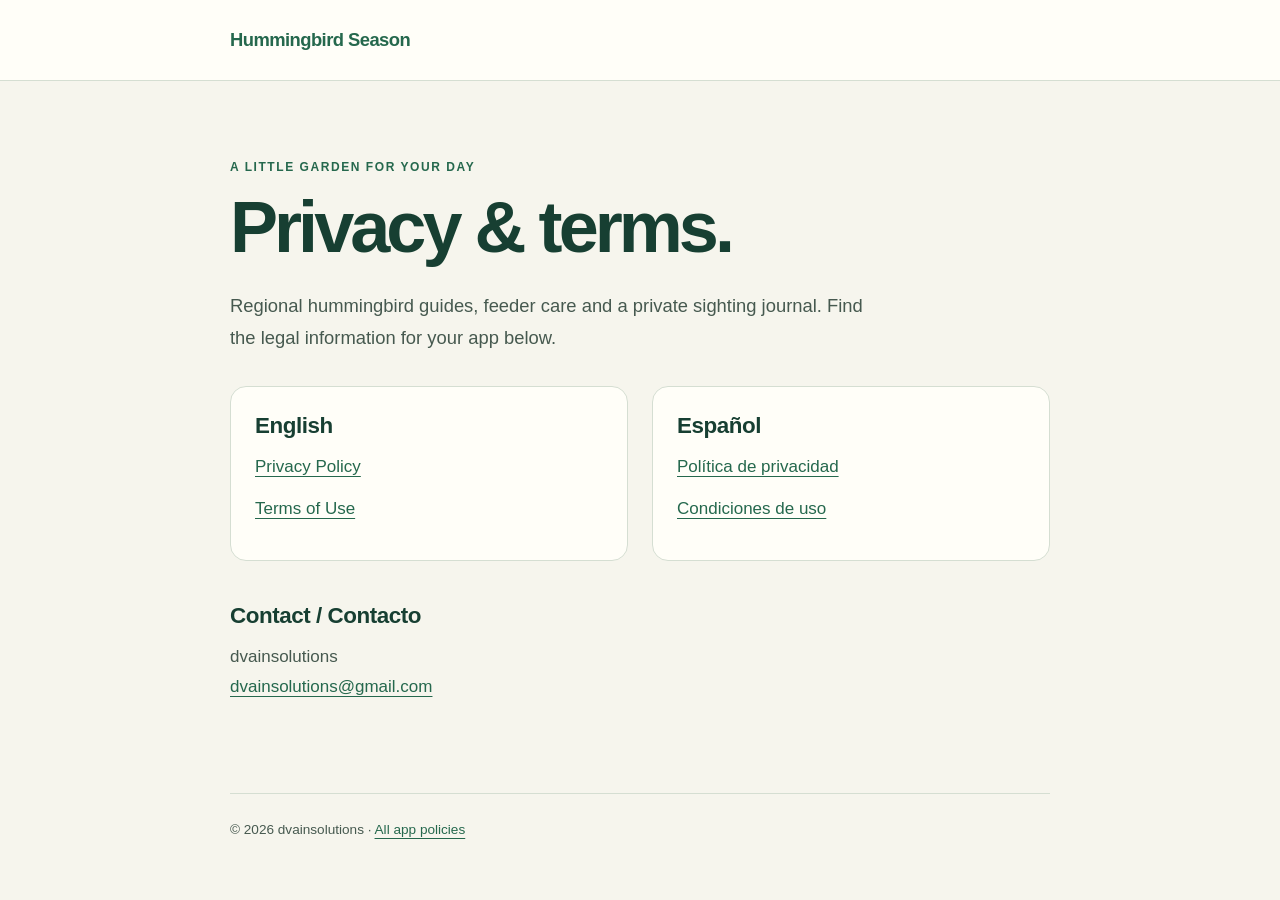
<file: hummingbird/index.html>
<!doctype html>
<html lang="en"><head><meta charset="utf-8"><meta name="viewport" content="width=device-width, initial-scale=1"><title>Hummingbird Season — Privacy &amp; Terms</title><meta name="description" content="Privacy, terms and contact information for Hummingbird Season, in English and Spanish."><link rel="stylesheet" href="/hummingbird/legal.css"><link rel="canonical" href="https://boszedave.github.io/hummingbird/"></head>
<body><a class="skip" href="#content">Skip to content</a><header><div class="shell topbar"><a class="brand" href="./">Hummingbird Season</a></div></header><main class="shell" id="content"><p class="eyebrow">A little garden for your day</p><h1>Privacy &amp; terms.</h1><p class="lede">Regional hummingbird guides, feeder care and a private sighting journal. Find the legal information for your app below.</p><div class="grid"><section class="card"><h2>English</h2><p><a href="privacy/">Privacy Policy</a></p><p><a href="terms/">Terms of Use</a></p></section><section class="card" lang="es-MX"><h2>Español</h2><p><a href="es/privacy/">Política de privacidad</a></p><p><a href="es/terms/">Condiciones de uso</a></p></section></div><h2>Contact / Contacto</h2><p>dvainsolutions<br><a href="mailto:dvainsolutions@gmail.com?subject=Hummingbird%20Season%20Support">dvainsolutions@gmail.com</a></p></main><footer class="shell">© 2026 dvainsolutions · <a href="/">All app policies</a></footer></body></html>
</file>
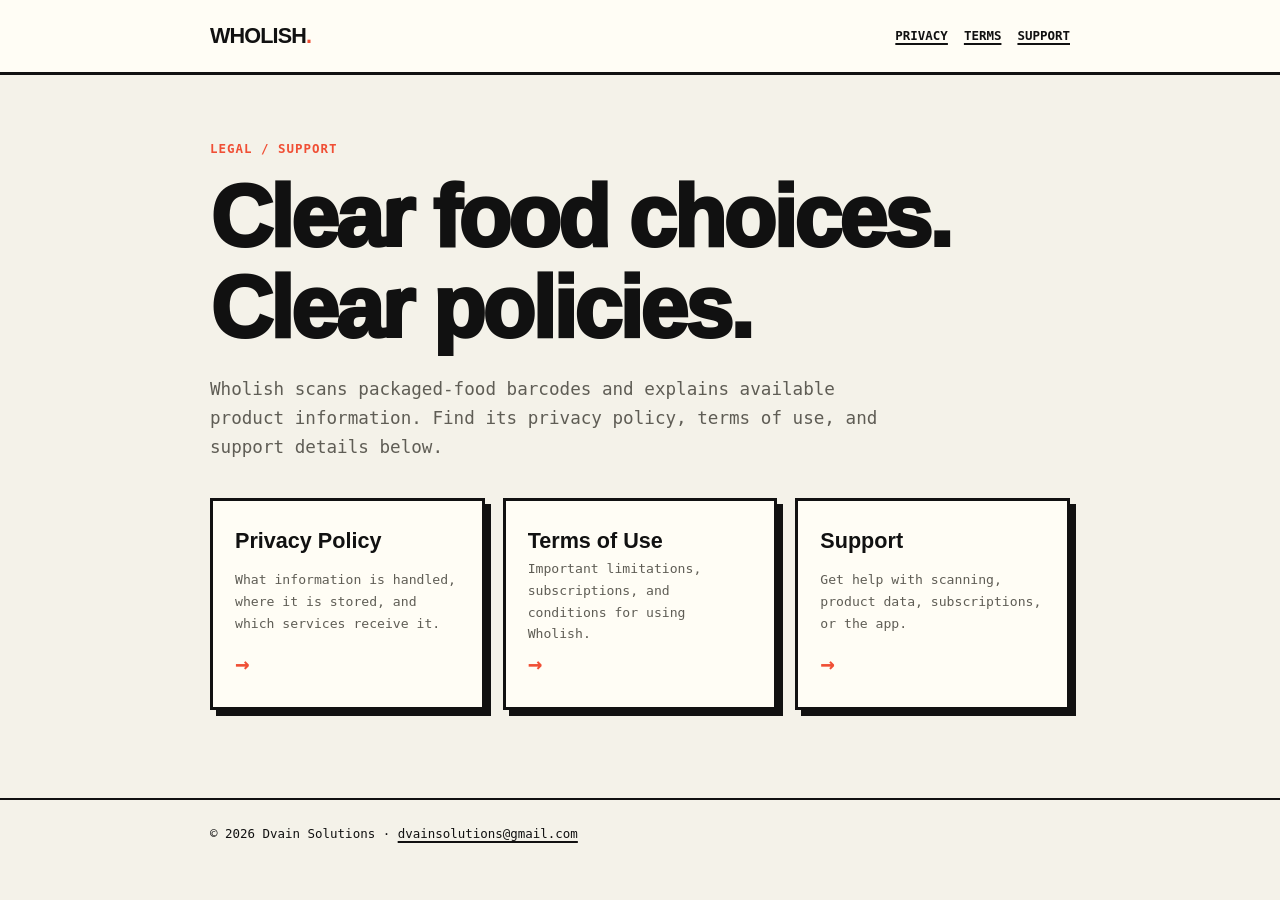
<file: wholish/index.html>
<!doctype html>
<html lang="en">
<head>
  <meta charset="utf-8">
  <meta name="viewport" content="width=device-width, initial-scale=1">
  <meta name="description" content="Legal documents and support for Wholish, the packaged-food barcode scanner for iPhone.">
  <title>Wholish — Legal &amp; Support</title>
  <link rel="stylesheet" href="legal.css">
</head>
<body>
  <header>
    <div class="shell topbar">
      <a class="brand" href="./">WHOLISH</a>
      <nav aria-label="Wholish legal navigation">
        <a href="privacy/">Privacy</a>
        <a href="terms/">Terms</a>
        <a href="support/">Support</a>
      </nav>
    </div>
  </header>
  <main class="shell">
    <div class="eyebrow">Legal / Support</div>
    <h1>Clear food choices. Clear policies.</h1>
    <p class="lede">Wholish scans packaged-food barcodes and explains available product information. Find its privacy policy, terms of use, and support details below.</p>
    <div class="grid">
      <a class="card" href="privacy/"><strong>Privacy Policy</strong><span>What information is handled, where it is stored, and which services receive it.</span><span class="arrow">→</span></a>
      <a class="card" href="terms/"><strong>Terms of Use</strong><span>Important limitations, subscriptions, and conditions for using Wholish.</span><span class="arrow">→</span></a>
      <a class="card" href="support/"><strong>Support</strong><span>Get help with scanning, product data, subscriptions, or the app.</span><span class="arrow">→</span></a>
    </div>
  </main>
  <footer><div class="shell">© 2026 Dvain Solutions · <a href="mailto:dvainsolutions@gmail.com">dvainsolutions@gmail.com</a></div></footer>
</body>
</html>
</file>
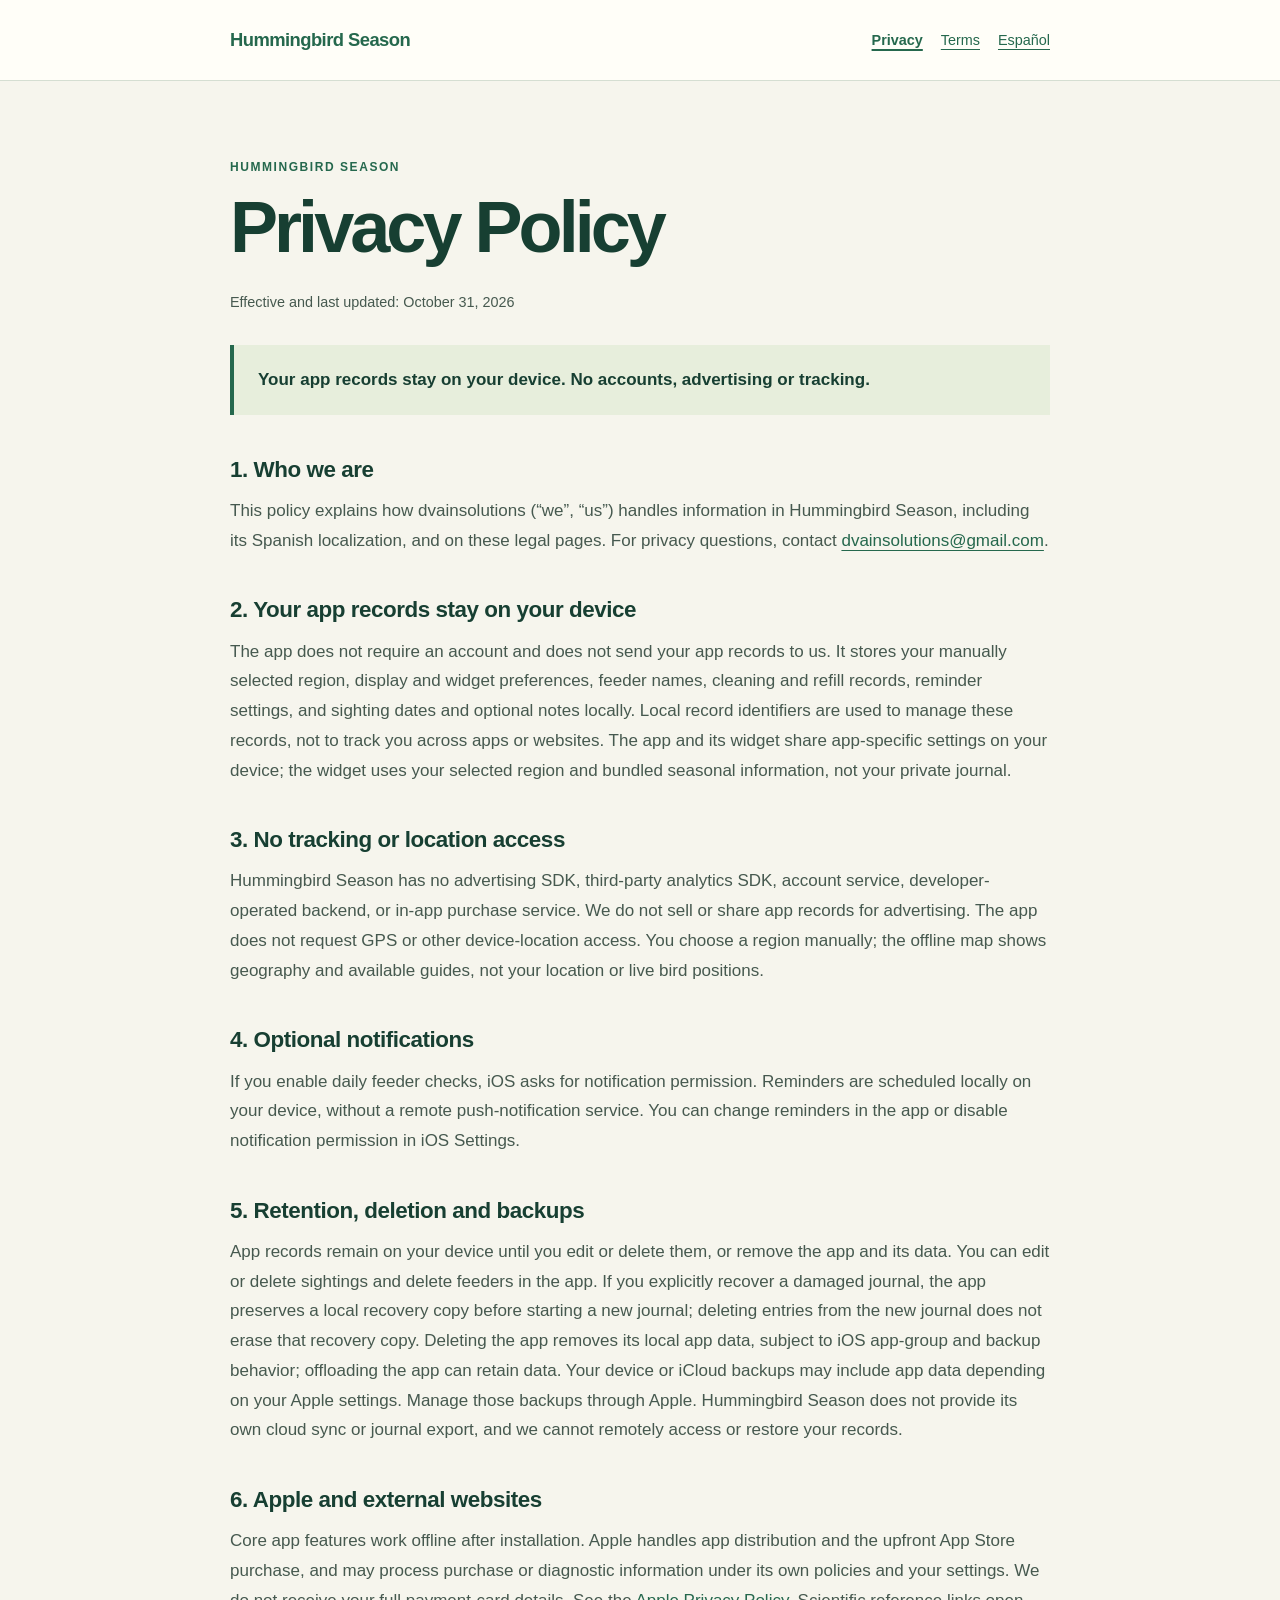
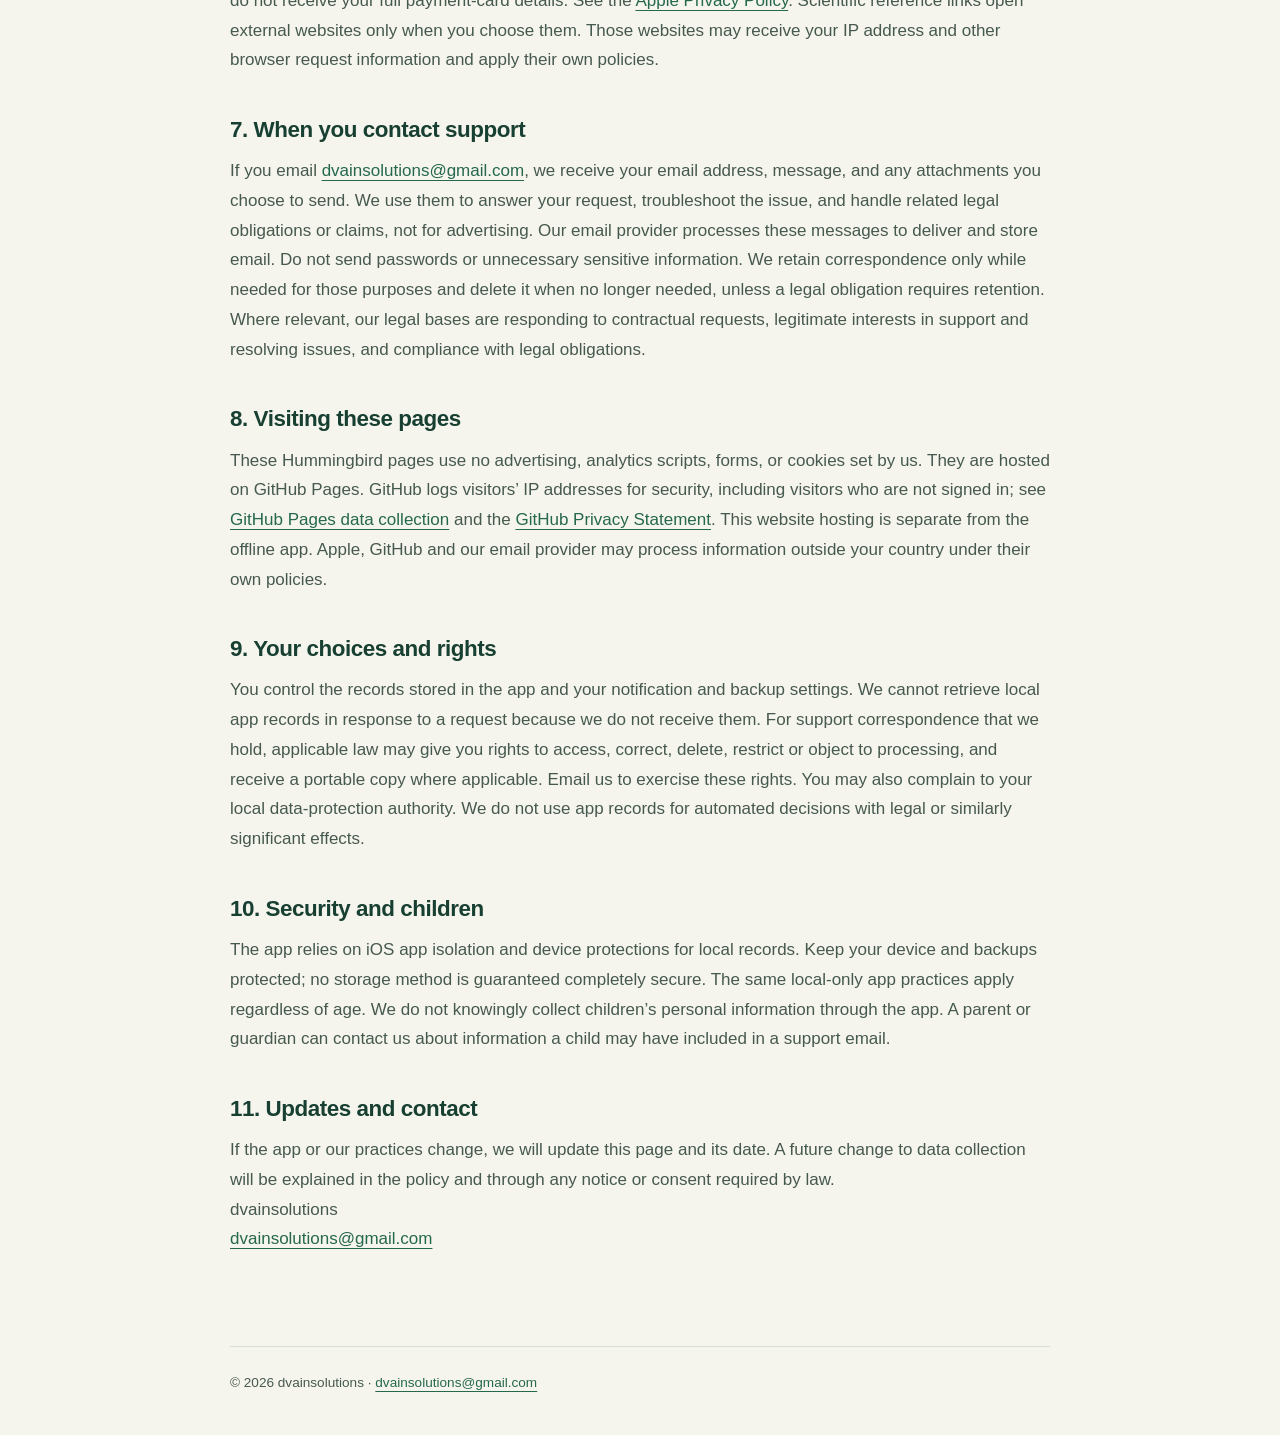
<file: hummingbird/privacy/index.html>
<!doctype html>
<html lang="en">
<head>
<meta charset="utf-8"><meta name="viewport" content="width=device-width, initial-scale=1">
<title>Privacy Policy — Hummingbird Season</title>
<meta name="description" content="Privacy Policy — Hummingbird Season. dvainsolutions.">
<link rel="canonical" href="https://boszedave.github.io/hummingbird/privacy/">
<link rel="alternate" hreflang="en" href="https://boszedave.github.io/hummingbird/privacy/">
<link rel="alternate" hreflang="es-MX" href="https://boszedave.github.io/hummingbird/es/privacy/">
<link rel="alternate" hreflang="x-default" href="https://boszedave.github.io/hummingbird/privacy/">
<link rel="stylesheet" href="/hummingbird/legal.css">
</head><body>
<a class="skip" href="#content">Skip to content</a>
<header><div class="shell topbar"><a class="brand" href="/hummingbird/">Hummingbird Season</a><nav aria-label="Legal navigation"><a href="/hummingbird/privacy/" aria-current="page">Privacy</a><a href="/hummingbird/terms/">Terms</a><a href="/hummingbird/es/privacy/" lang="es-MX" hreflang="es-MX">Español</a></nav></div></header>
<main class="shell" id="content"><p class="eyebrow">Hummingbird Season</p><h1>Privacy Policy</h1><p class="meta">Effective and last updated: <time datetime="2026-10-31">October 31, 2026</time></p><aside class="callout">Your app records stay on your device. No accounts, advertising or tracking.</aside>
<section><h2>1. Who we are</h2><p>This policy explains how dvainsolutions (“we”, “us”) handles information in Hummingbird Season, including its Spanish localization, and on these legal pages. For privacy questions, contact <a href="mailto:dvainsolutions@gmail.com">dvainsolutions@gmail.com</a>.</p></section>
<section><h2>2. Your app records stay on your device</h2><p>The app does not require an account and does not send your app records to us. It stores your manually selected region, display and widget preferences, feeder names, cleaning and refill records, reminder settings, and sighting dates and optional notes locally. Local record identifiers are used to manage these records, not to track you across apps or websites. The app and its widget share app-specific settings on your device; the widget uses your selected region and bundled seasonal information, not your private journal.</p></section>
<section><h2>3. No tracking or location access</h2><p>Hummingbird Season has no advertising SDK, third-party analytics SDK, account service, developer-operated backend, or in-app purchase service. We do not sell or share app records for advertising. The app does not request GPS or other device-location access. You choose a region manually; the offline map shows geography and available guides, not your location or live bird positions.</p></section>
<section><h2>4. Optional notifications</h2><p>If you enable daily feeder checks, iOS asks for notification permission. Reminders are scheduled locally on your device, without a remote push-notification service. You can change reminders in the app or disable notification permission in iOS Settings.</p></section>
<section><h2>5. Retention, deletion and backups</h2><p>App records remain on your device until you edit or delete them, or remove the app and its data. You can edit or delete sightings and delete feeders in the app. If you explicitly recover a damaged journal, the app preserves a local recovery copy before starting a new journal; deleting entries from the new journal does not erase that recovery copy. Deleting the app removes its local app data, subject to iOS app-group and backup behavior; offloading the app can retain data. Your device or iCloud backups may include app data depending on your Apple settings. Manage those backups through Apple. Hummingbird Season does not provide its own cloud sync or journal export, and we cannot remotely access or restore your records.</p></section>
<section><h2>6. Apple and external websites</h2><p>Core app features work offline after installation. Apple handles app distribution and the upfront App Store purchase, and may process purchase or diagnostic information under its own policies and your settings. We do not receive your full payment-card details. See the <a href="https://www.apple.com/legal/privacy/">Apple Privacy Policy</a>. Scientific reference links open external websites only when you choose them. Those websites may receive your IP address and other browser request information and apply their own policies.</p></section>
<section><h2>7. When you contact support</h2><p>If you email <a href="mailto:dvainsolutions@gmail.com">dvainsolutions@gmail.com</a>, we receive your email address, message, and any attachments you choose to send. We use them to answer your request, troubleshoot the issue, and handle related legal obligations or claims, not for advertising. Our email provider processes these messages to deliver and store email. Do not send passwords or unnecessary sensitive information. We retain correspondence only while needed for those purposes and delete it when no longer needed, unless a legal obligation requires retention. Where relevant, our legal bases are responding to contractual requests, legitimate interests in support and resolving issues, and compliance with legal obligations.</p></section>
<section><h2>8. Visiting these pages</h2><p>These Hummingbird pages use no advertising, analytics scripts, forms, or cookies set by us. They are hosted on GitHub Pages. GitHub logs visitors’ IP addresses for security, including visitors who are not signed in; see <a href="https://docs.github.com/en/pages/getting-started-with-github-pages/what-is-github-pages#data-collection">GitHub Pages data collection</a> and the <a href="https://docs.github.com/en/site-policy/privacy-policies/github-general-privacy-statement">GitHub Privacy Statement</a>. This website hosting is separate from the offline app. Apple, GitHub and our email provider may process information outside your country under their own policies.</p></section>
<section><h2>9. Your choices and rights</h2><p>You control the records stored in the app and your notification and backup settings. We cannot retrieve local app records in response to a request because we do not receive them. For support correspondence that we hold, applicable law may give you rights to access, correct, delete, restrict or object to processing, and receive a portable copy where applicable. Email us to exercise these rights. You may also complain to your local data-protection authority. We do not use app records for automated decisions with legal or similarly significant effects.</p></section>
<section><h2>10. Security and children</h2><p>The app relies on iOS app isolation and device protections for local records. Keep your device and backups protected; no storage method is guaranteed completely secure. The same local-only app practices apply regardless of age. We do not knowingly collect children’s personal information through the app. A parent or guardian can contact us about information a child may have included in a support email.</p></section>
<section><h2>11. Updates and contact</h2><p>If the app or our practices change, we will update this page and its date. A future change to data collection will be explained in the policy and through any notice or consent required by law.<br>dvainsolutions<br><a href="mailto:dvainsolutions@gmail.com">dvainsolutions@gmail.com</a></p></section>
</main><footer class="shell">© 2026 dvainsolutions · <a href="mailto:dvainsolutions@gmail.com">dvainsolutions@gmail.com</a></footer>
</body></html>
</file>
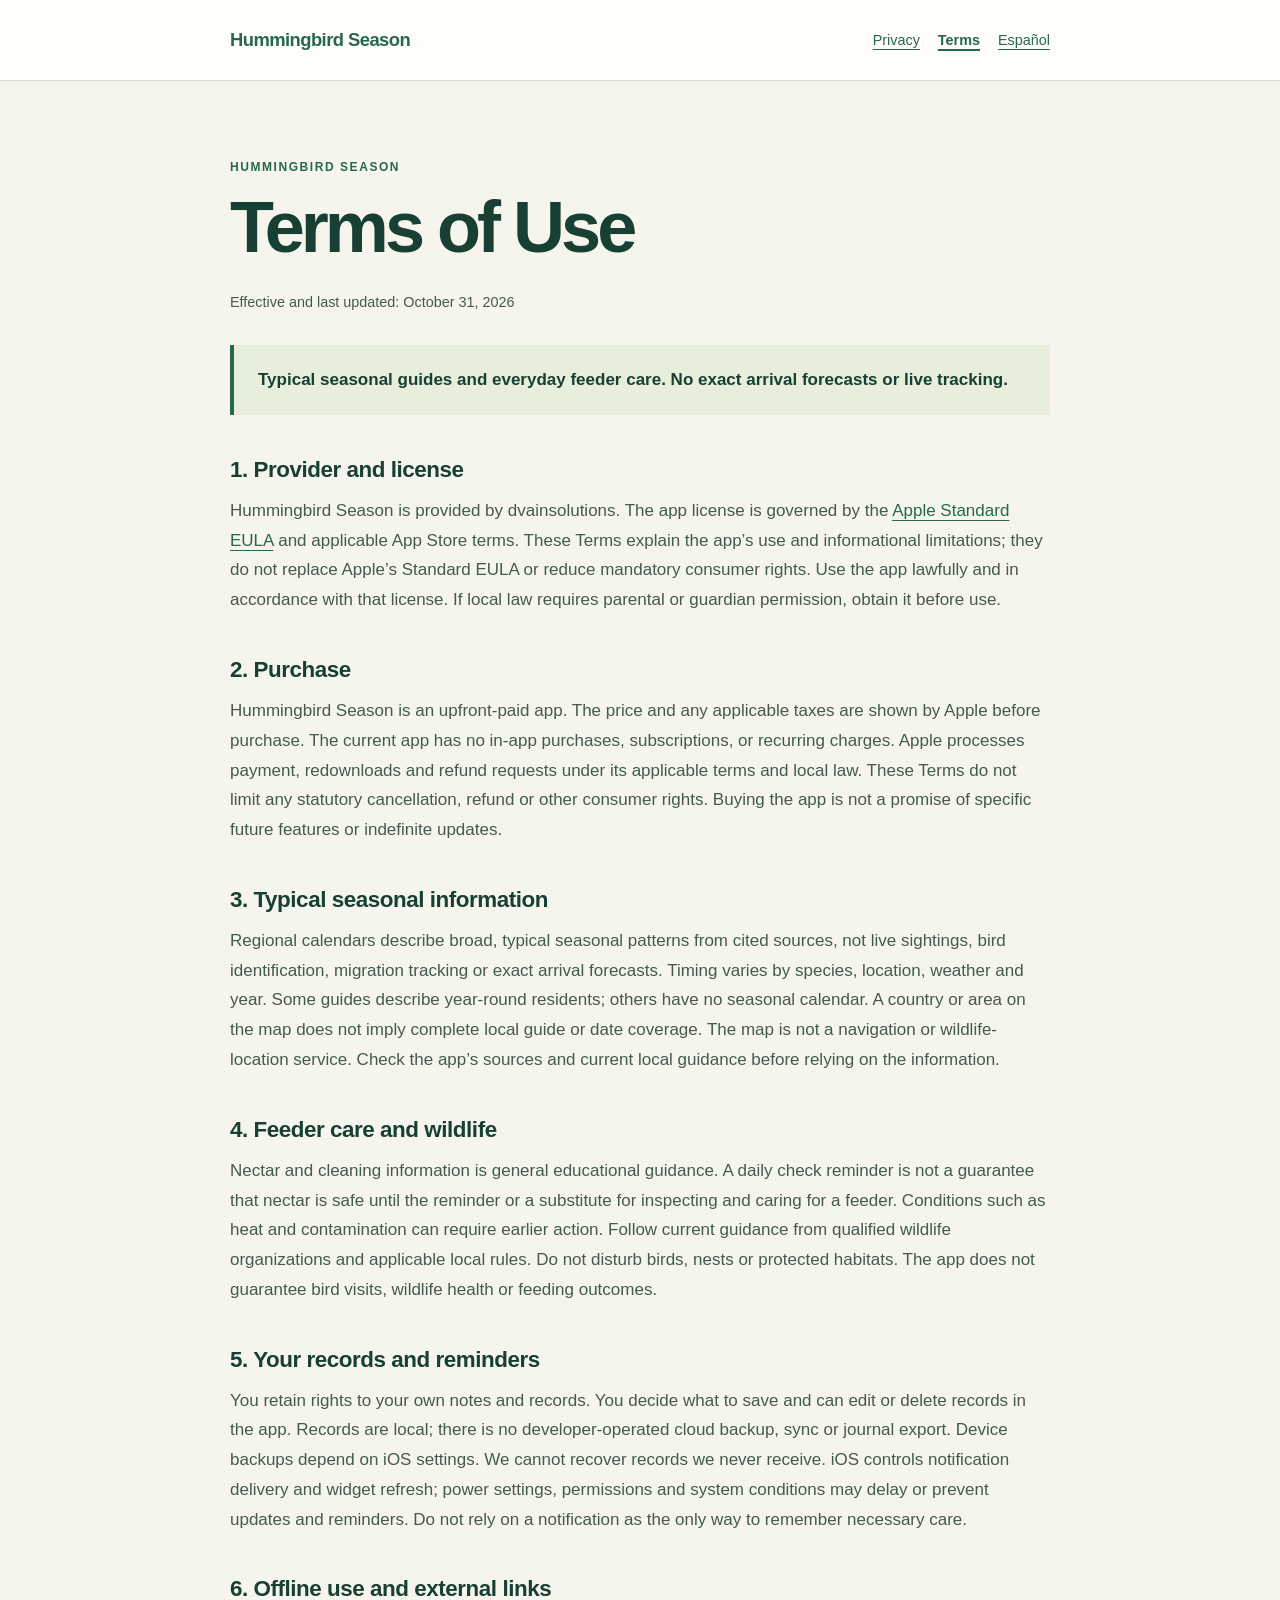
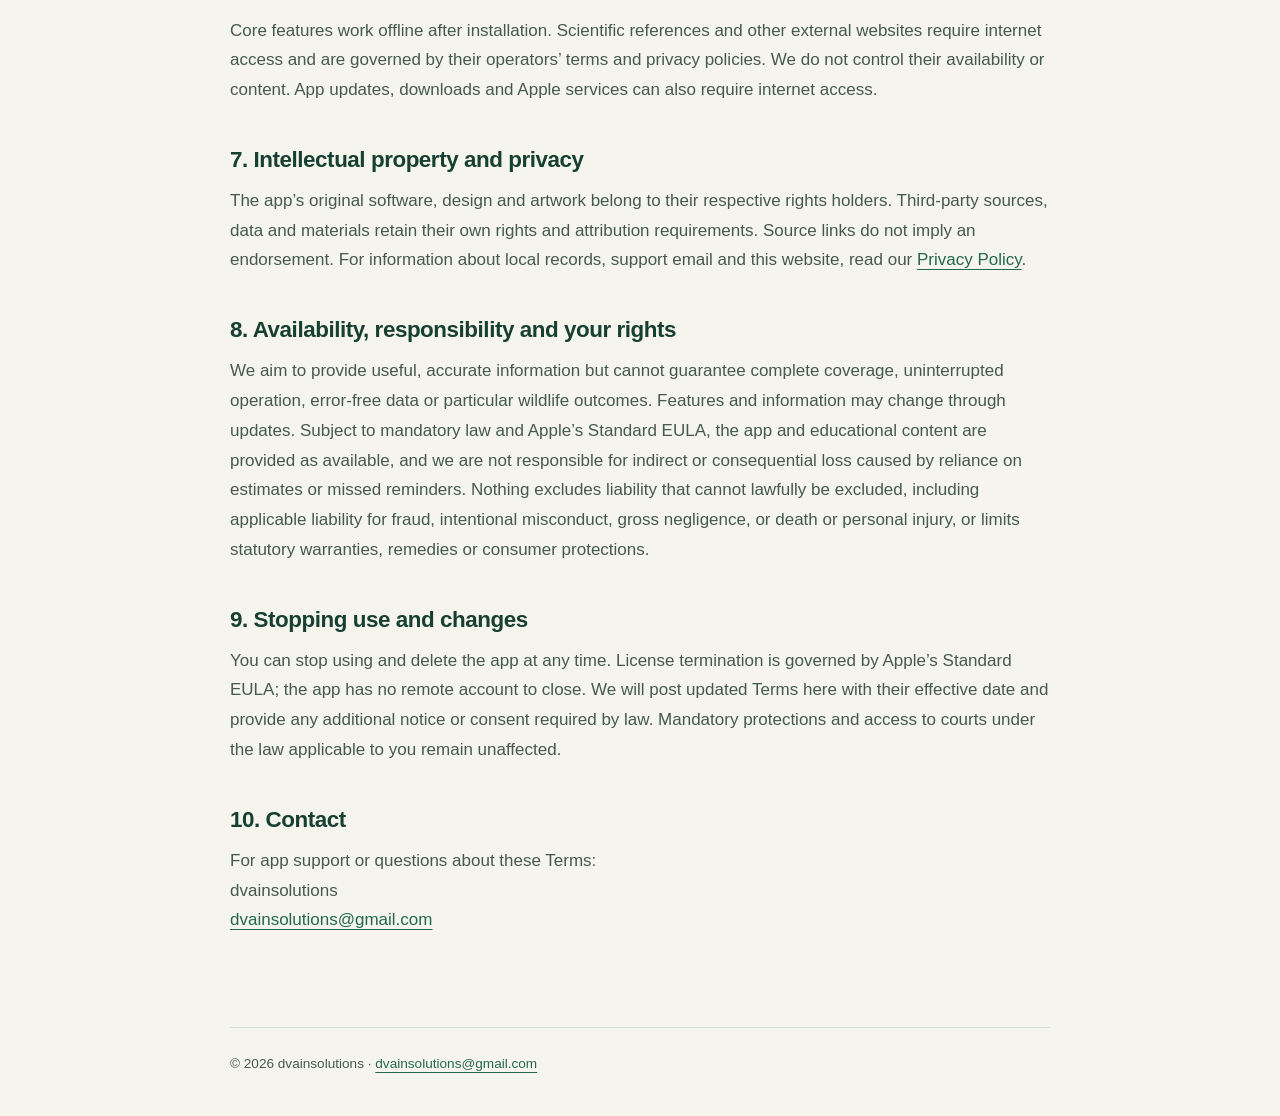
<file: hummingbird/terms/index.html>
<!doctype html>
<html lang="en">
<head>
<meta charset="utf-8"><meta name="viewport" content="width=device-width, initial-scale=1">
<title>Terms of Use — Hummingbird Season</title>
<meta name="description" content="Terms of Use — Hummingbird Season. dvainsolutions.">
<link rel="canonical" href="https://boszedave.github.io/hummingbird/terms/">
<link rel="alternate" hreflang="en" href="https://boszedave.github.io/hummingbird/terms/">
<link rel="alternate" hreflang="es-MX" href="https://boszedave.github.io/hummingbird/es/terms/">
<link rel="alternate" hreflang="x-default" href="https://boszedave.github.io/hummingbird/terms/">
<link rel="stylesheet" href="/hummingbird/legal.css">
</head><body>
<a class="skip" href="#content">Skip to content</a>
<header><div class="shell topbar"><a class="brand" href="/hummingbird/">Hummingbird Season</a><nav aria-label="Legal navigation"><a href="/hummingbird/privacy/">Privacy</a><a href="/hummingbird/terms/" aria-current="page">Terms</a><a href="/hummingbird/es/terms/" lang="es-MX" hreflang="es-MX">Español</a></nav></div></header>
<main class="shell" id="content"><p class="eyebrow">Hummingbird Season</p><h1>Terms of Use</h1><p class="meta">Effective and last updated: <time datetime="2026-10-31">October 31, 2026</time></p><aside class="callout">Typical seasonal guides and everyday feeder care. No exact arrival forecasts or live tracking.</aside>
<section><h2>1. Provider and license</h2><p>Hummingbird Season is provided by dvainsolutions. The app license is governed by the <a href="https://www.apple.com/legal/internet-services/itunes/dev/stdeula/">Apple Standard EULA</a> and applicable App Store terms. These Terms explain the app’s use and informational limitations; they do not replace Apple’s Standard EULA or reduce mandatory consumer rights. Use the app lawfully and in accordance with that license. If local law requires parental or guardian permission, obtain it before use.</p></section>
<section><h2>2. Purchase</h2><p>Hummingbird Season is an upfront-paid app. The price and any applicable taxes are shown by Apple before purchase. The current app has no in-app purchases, subscriptions, or recurring charges. Apple processes payment, redownloads and refund requests under its applicable terms and local law. These Terms do not limit any statutory cancellation, refund or other consumer rights. Buying the app is not a promise of specific future features or indefinite updates.</p></section>
<section><h2>3. Typical seasonal information</h2><p>Regional calendars describe broad, typical seasonal patterns from cited sources, not live sightings, bird identification, migration tracking or exact arrival forecasts. Timing varies by species, location, weather and year. Some guides describe year-round residents; others have no seasonal calendar. A country or area on the map does not imply complete local guide or date coverage. The map is not a navigation or wildlife-location service. Check the app’s sources and current local guidance before relying on the information.</p></section>
<section><h2>4. Feeder care and wildlife</h2><p>Nectar and cleaning information is general educational guidance. A daily check reminder is not a guarantee that nectar is safe until the reminder or a substitute for inspecting and caring for a feeder. Conditions such as heat and contamination can require earlier action. Follow current guidance from qualified wildlife organizations and applicable local rules. Do not disturb birds, nests or protected habitats. The app does not guarantee bird visits, wildlife health or feeding outcomes.</p></section>
<section><h2>5. Your records and reminders</h2><p>You retain rights to your own notes and records. You decide what to save and can edit or delete records in the app. Records are local; there is no developer-operated cloud backup, sync or journal export. Device backups depend on iOS settings. We cannot recover records we never receive. iOS controls notification delivery and widget refresh; power settings, permissions and system conditions may delay or prevent updates and reminders. Do not rely on a notification as the only way to remember necessary care.</p></section>
<section><h2>6. Offline use and external links</h2><p>Core features work offline after installation. Scientific references and other external websites require internet access and are governed by their operators’ terms and privacy policies. We do not control their availability or content. App updates, downloads and Apple services can also require internet access.</p></section>
<section><h2>7. Intellectual property and privacy</h2><p>The app’s original software, design and artwork belong to their respective rights holders. Third-party sources, data and materials retain their own rights and attribution requirements. Source links do not imply an endorsement. For information about local records, support email and this website, read our <a href="../privacy/">Privacy Policy</a>.</p></section>
<section><h2>8. Availability, responsibility and your rights</h2><p>We aim to provide useful, accurate information but cannot guarantee complete coverage, uninterrupted operation, error-free data or particular wildlife outcomes. Features and information may change through updates. Subject to mandatory law and Apple’s Standard EULA, the app and educational content are provided as available, and we are not responsible for indirect or consequential loss caused by reliance on estimates or missed reminders. Nothing excludes liability that cannot lawfully be excluded, including applicable liability for fraud, intentional misconduct, gross negligence, or death or personal injury, or limits statutory warranties, remedies or consumer protections.</p></section>
<section><h2>9. Stopping use and changes</h2><p>You can stop using and delete the app at any time. License termination is governed by Apple’s Standard EULA; the app has no remote account to close. We will post updated Terms here with their effective date and provide any additional notice or consent required by law. Mandatory protections and access to courts under the law applicable to you remain unaffected.</p></section>
<section><h2>10. Contact</h2><p>For app support or questions about these Terms:<br>dvainsolutions<br><a href="mailto:dvainsolutions@gmail.com">dvainsolutions@gmail.com</a></p></section>
</main><footer class="shell">© 2026 dvainsolutions · <a href="mailto:dvainsolutions@gmail.com">dvainsolutions@gmail.com</a></footer>
</body></html>
</file>
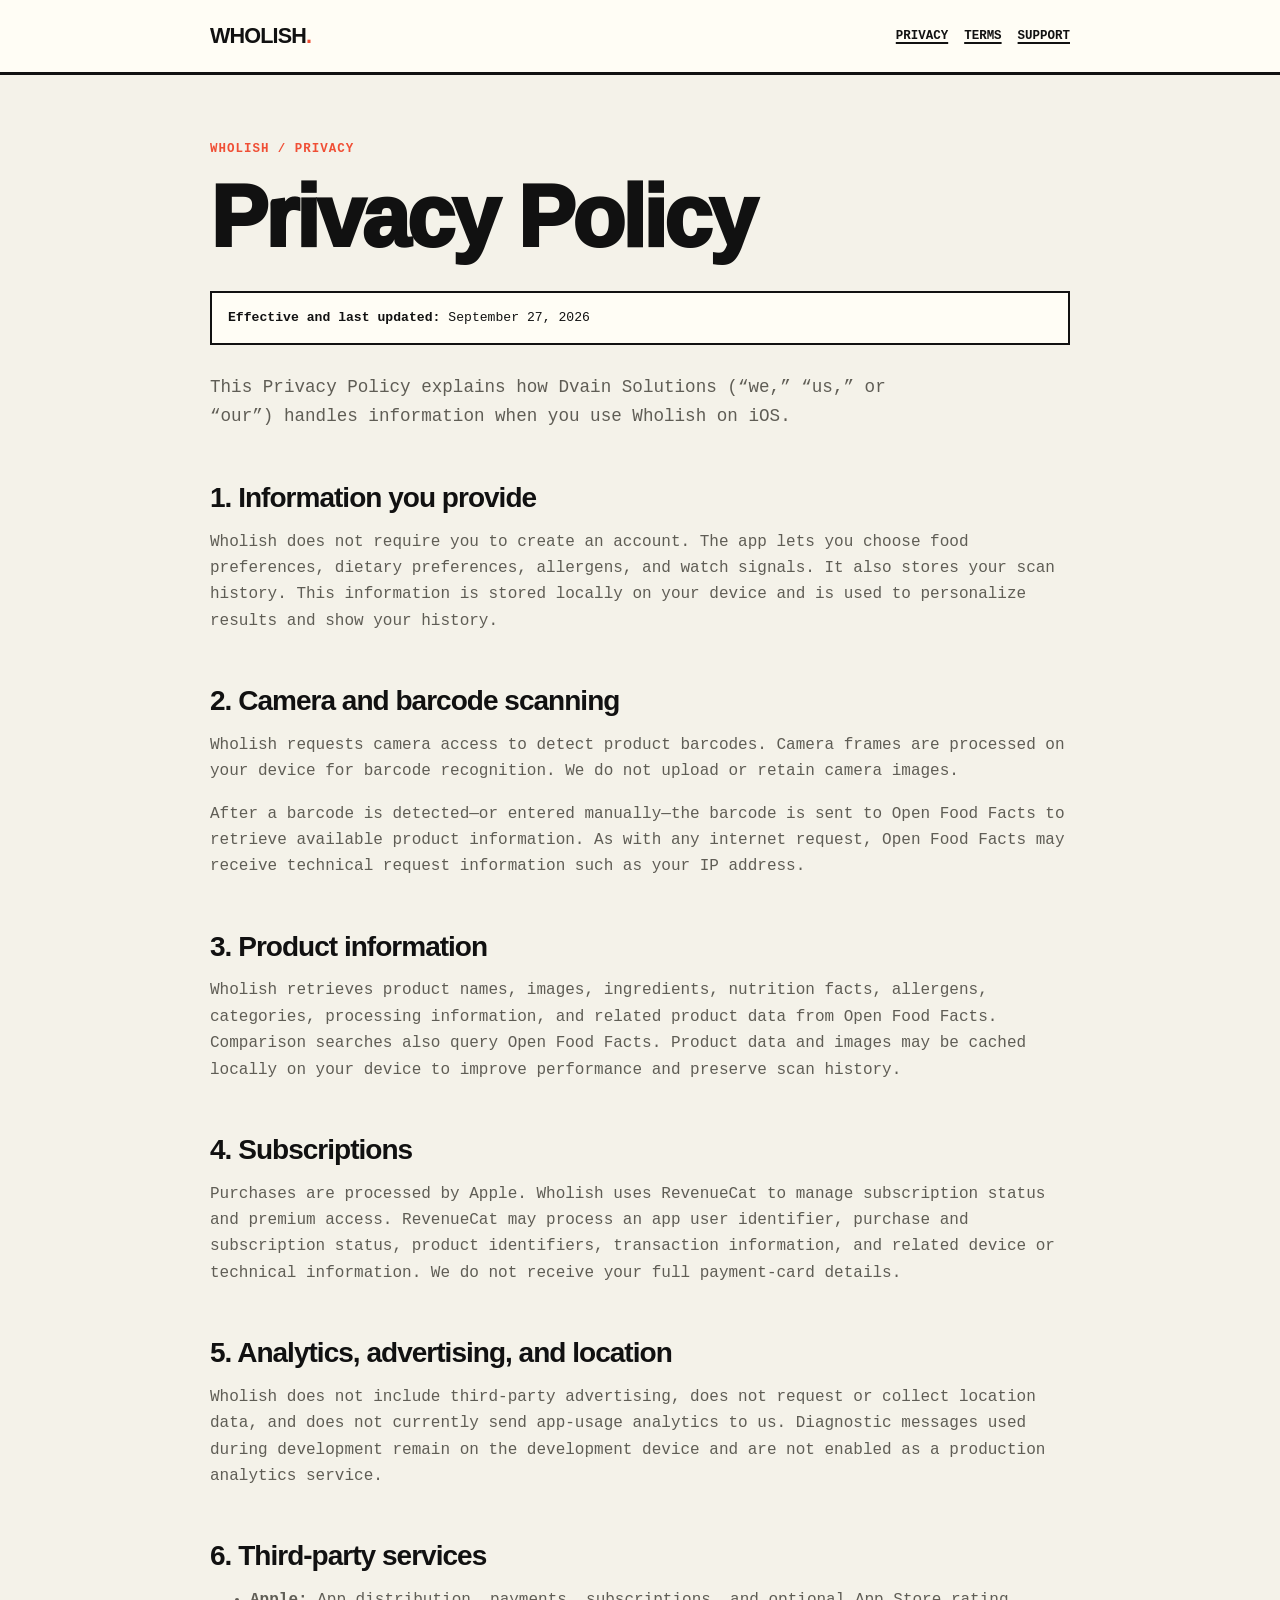
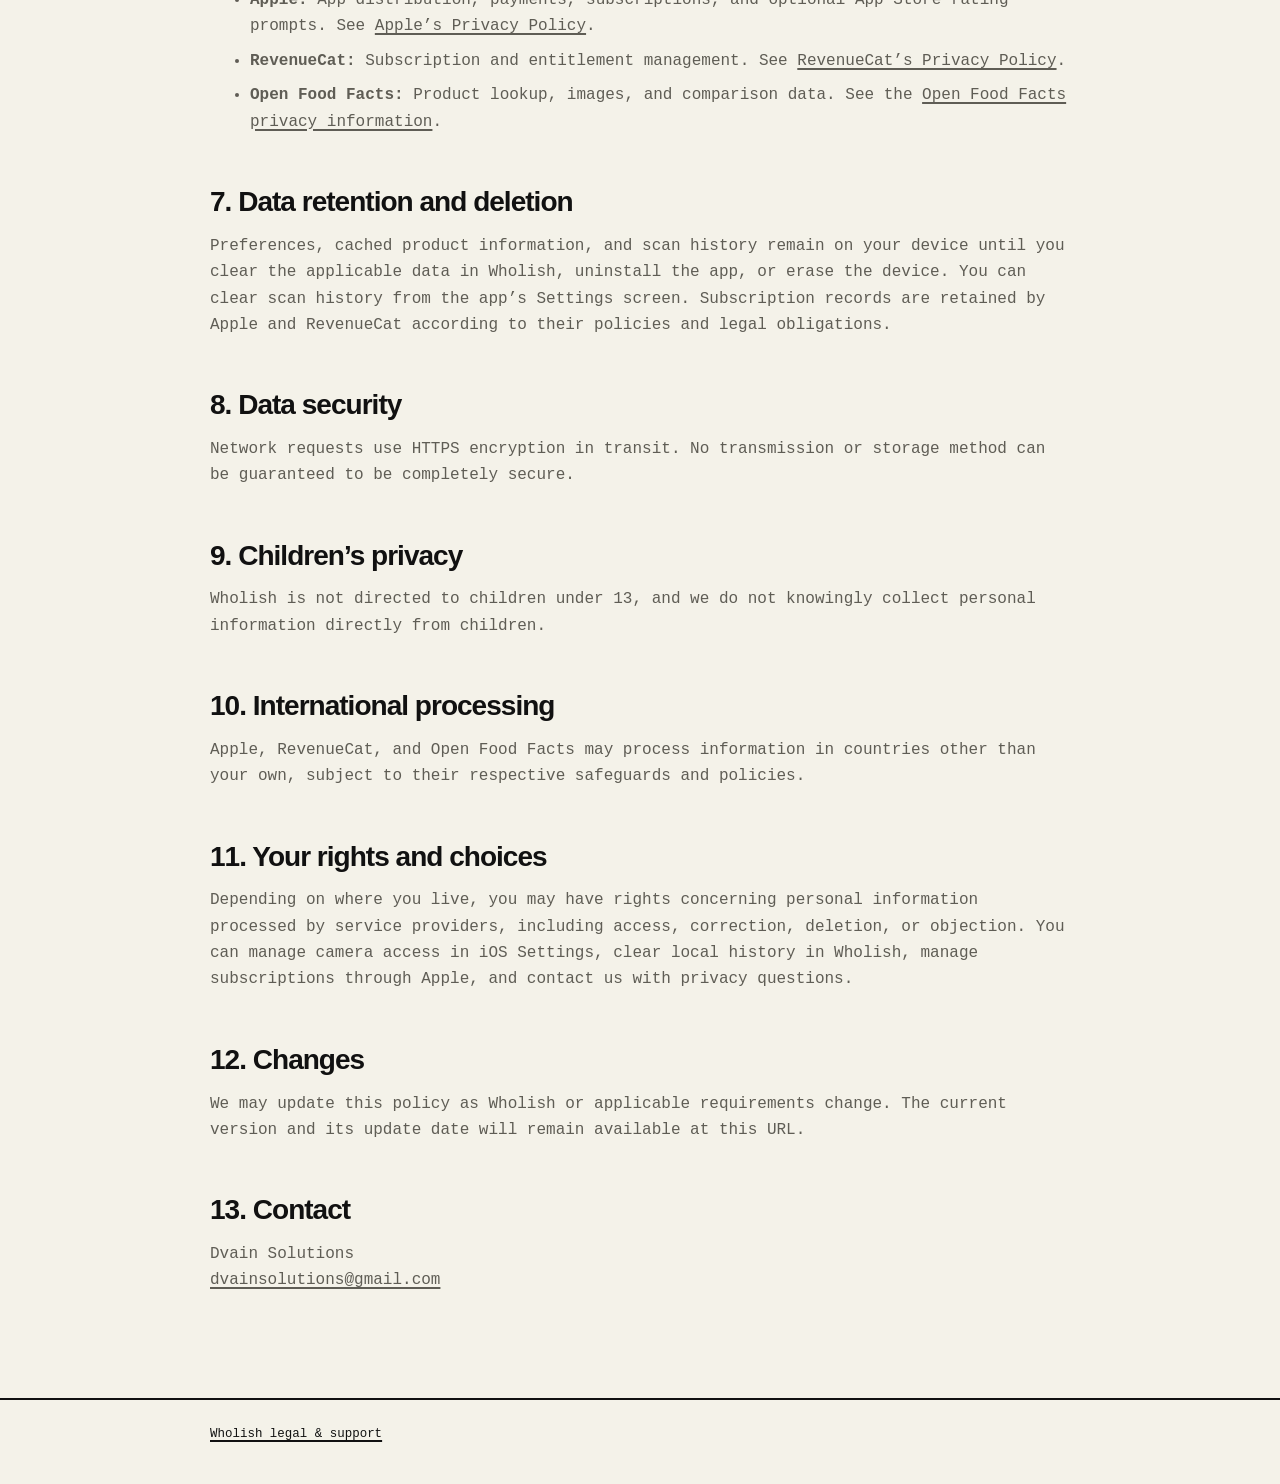
<file: wholish/privacy/index.html>
<!doctype html>
<html lang="en">
<head>
  <meta charset="utf-8">
  <meta name="viewport" content="width=device-width, initial-scale=1">
  <meta name="description" content="Privacy Policy for the Wholish iOS app.">
  <title>Privacy Policy — Wholish</title>
  <link rel="stylesheet" href="../legal.css">
</head>
<body>
  <header><div class="shell topbar"><a class="brand" href="../">WHOLISH</a><nav aria-label="Wholish legal navigation"><a href="./" aria-current="page">Privacy</a><a href="../terms/">Terms</a><a href="../support/">Support</a></nav></div></header>
  <main class="shell">
    <div class="eyebrow">Wholish / Privacy</div>
    <h1>Privacy Policy</h1>
    <div class="meta"><strong>Effective and last updated:</strong> September 27, 2026</div>
    <p class="lede">This Privacy Policy explains how Dvain Solutions (“we,” “us,” or “our”) handles information when you use Wholish on iOS.</p>

    <h2>1. Information you provide</h2>
    <p>Wholish does not require you to create an account. The app lets you choose food preferences, dietary preferences, allergens, and watch signals. It also stores your scan history. This information is stored locally on your device and is used to personalize results and show your history.</p>

    <h2>2. Camera and barcode scanning</h2>
    <p>Wholish requests camera access to detect product barcodes. Camera frames are processed on your device for barcode recognition. We do not upload or retain camera images.</p>
    <p>After a barcode is detected—or entered manually—the barcode is sent to Open Food Facts to retrieve available product information. As with any internet request, Open Food Facts may receive technical request information such as your IP address.</p>

    <h2>3. Product information</h2>
    <p>Wholish retrieves product names, images, ingredients, nutrition facts, allergens, categories, processing information, and related product data from Open Food Facts. Comparison searches also query Open Food Facts. Product data and images may be cached locally on your device to improve performance and preserve scan history.</p>

    <h2>4. Subscriptions</h2>
    <p>Purchases are processed by Apple. Wholish uses RevenueCat to manage subscription status and premium access. RevenueCat may process an app user identifier, purchase and subscription status, product identifiers, transaction information, and related device or technical information. We do not receive your full payment-card details.</p>

    <h2>5. Analytics, advertising, and location</h2>
    <p>Wholish does not include third-party advertising, does not request or collect location data, and does not currently send app-usage analytics to us. Diagnostic messages used during development remain on the development device and are not enabled as a production analytics service.</p>

    <h2>6. Third-party services</h2>
    <ul>
      <li><strong>Apple:</strong> App distribution, payments, subscriptions, and optional App Store rating prompts. See <a href="https://www.apple.com/legal/privacy/" target="_blank" rel="noopener noreferrer">Apple’s Privacy Policy</a>.</li>
      <li><strong>RevenueCat:</strong> Subscription and entitlement management. See <a href="https://www.revenuecat.com/privacy/" target="_blank" rel="noopener noreferrer">RevenueCat’s Privacy Policy</a>.</li>
      <li><strong>Open Food Facts:</strong> Product lookup, images, and comparison data. See the <a href="https://world.openfoodfacts.org/privacy" target="_blank" rel="noopener noreferrer">Open Food Facts privacy information</a>.</li>
    </ul>

    <h2>7. Data retention and deletion</h2>
    <p>Preferences, cached product information, and scan history remain on your device until you clear the applicable data in Wholish, uninstall the app, or erase the device. You can clear scan history from the app’s Settings screen. Subscription records are retained by Apple and RevenueCat according to their policies and legal obligations.</p>

    <h2>8. Data security</h2>
    <p>Network requests use HTTPS encryption in transit. No transmission or storage method can be guaranteed to be completely secure.</p>

    <h2>9. Children’s privacy</h2>
    <p>Wholish is not directed to children under 13, and we do not knowingly collect personal information directly from children.</p>

    <h2>10. International processing</h2>
    <p>Apple, RevenueCat, and Open Food Facts may process information in countries other than your own, subject to their respective safeguards and policies.</p>

    <h2>11. Your rights and choices</h2>
    <p>Depending on where you live, you may have rights concerning personal information processed by service providers, including access, correction, deletion, or objection. You can manage camera access in iOS Settings, clear local history in Wholish, manage subscriptions through Apple, and contact us with privacy questions.</p>

    <h2>12. Changes</h2>
    <p>We may update this policy as Wholish or applicable requirements change. The current version and its update date will remain available at this URL.</p>

    <h2>13. Contact</h2>
    <p>Dvain Solutions<br><a href="mailto:dvainsolutions@gmail.com?subject=Wholish%20Privacy">dvainsolutions@gmail.com</a></p>
  </main>
  <footer><div class="shell"><a href="../">Wholish legal &amp; support</a></div></footer>
</body>
</html>
</file>
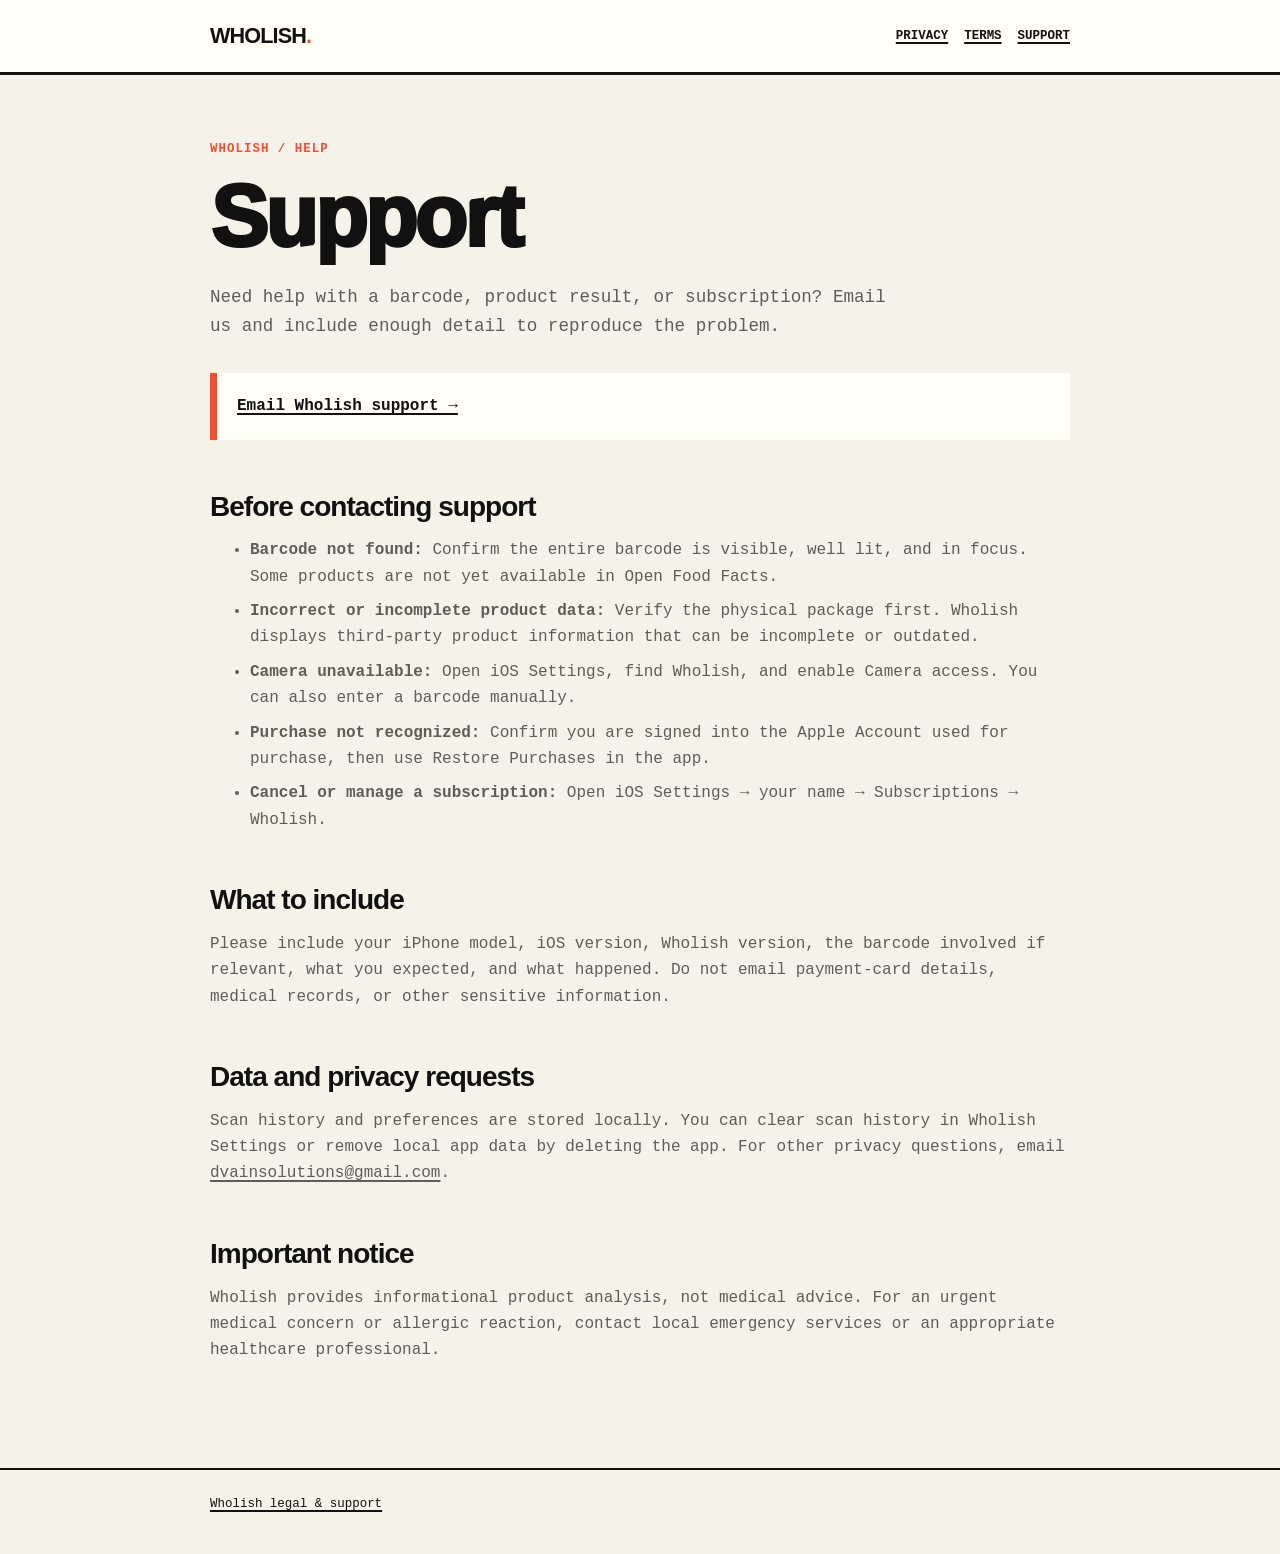
<file: wholish/support/index.html>
<!doctype html>
<html lang="en">
<head>
  <meta charset="utf-8">
  <meta name="viewport" content="width=device-width, initial-scale=1">
  <meta name="description" content="Support for the Wholish iOS app.">
  <title>Support — Wholish</title>
  <link rel="stylesheet" href="../legal.css">
</head>
<body>
  <header><div class="shell topbar"><a class="brand" href="../">WHOLISH</a><nav aria-label="Wholish legal navigation"><a href="../privacy/">Privacy</a><a href="../terms/">Terms</a><a href="./" aria-current="page">Support</a></nav></div></header>
  <main class="shell">
    <div class="eyebrow">Wholish / Help</div>
    <h1>Support</h1>
    <p class="lede">Need help with a barcode, product result, or subscription? Email us and include enough detail to reproduce the problem.</p>

    <div class="callout"><p><a href="mailto:dvainsolutions@gmail.com?subject=Wholish%20Support">Email Wholish support →</a></p></div>

    <h2>Before contacting support</h2>
    <ul>
      <li><strong>Barcode not found:</strong> Confirm the entire barcode is visible, well lit, and in focus. Some products are not yet available in Open Food Facts.</li>
      <li><strong>Incorrect or incomplete product data:</strong> Verify the physical package first. Wholish displays third-party product information that can be incomplete or outdated.</li>
      <li><strong>Camera unavailable:</strong> Open iOS Settings, find Wholish, and enable Camera access. You can also enter a barcode manually.</li>
      <li><strong>Purchase not recognized:</strong> Confirm you are signed into the Apple Account used for purchase, then use Restore Purchases in the app.</li>
      <li><strong>Cancel or manage a subscription:</strong> Open iOS Settings → your name → Subscriptions → Wholish.</li>
    </ul>

    <h2>What to include</h2>
    <p>Please include your iPhone model, iOS version, Wholish version, the barcode involved if relevant, what you expected, and what happened. Do not email payment-card details, medical records, or other sensitive information.</p>

    <h2>Data and privacy requests</h2>
    <p>Scan history and preferences are stored locally. You can clear scan history in Wholish Settings or remove local app data by deleting the app. For other privacy questions, email <a href="mailto:dvainsolutions@gmail.com?subject=Wholish%20Privacy">dvainsolutions@gmail.com</a>.</p>

    <h2>Important notice</h2>
    <p>Wholish provides informational product analysis, not medical advice. For an urgent medical concern or allergic reaction, contact local emergency services or an appropriate healthcare professional.</p>
  </main>
  <footer><div class="shell"><a href="../">Wholish legal &amp; support</a></div></footer>
</body>
</html>
</file>
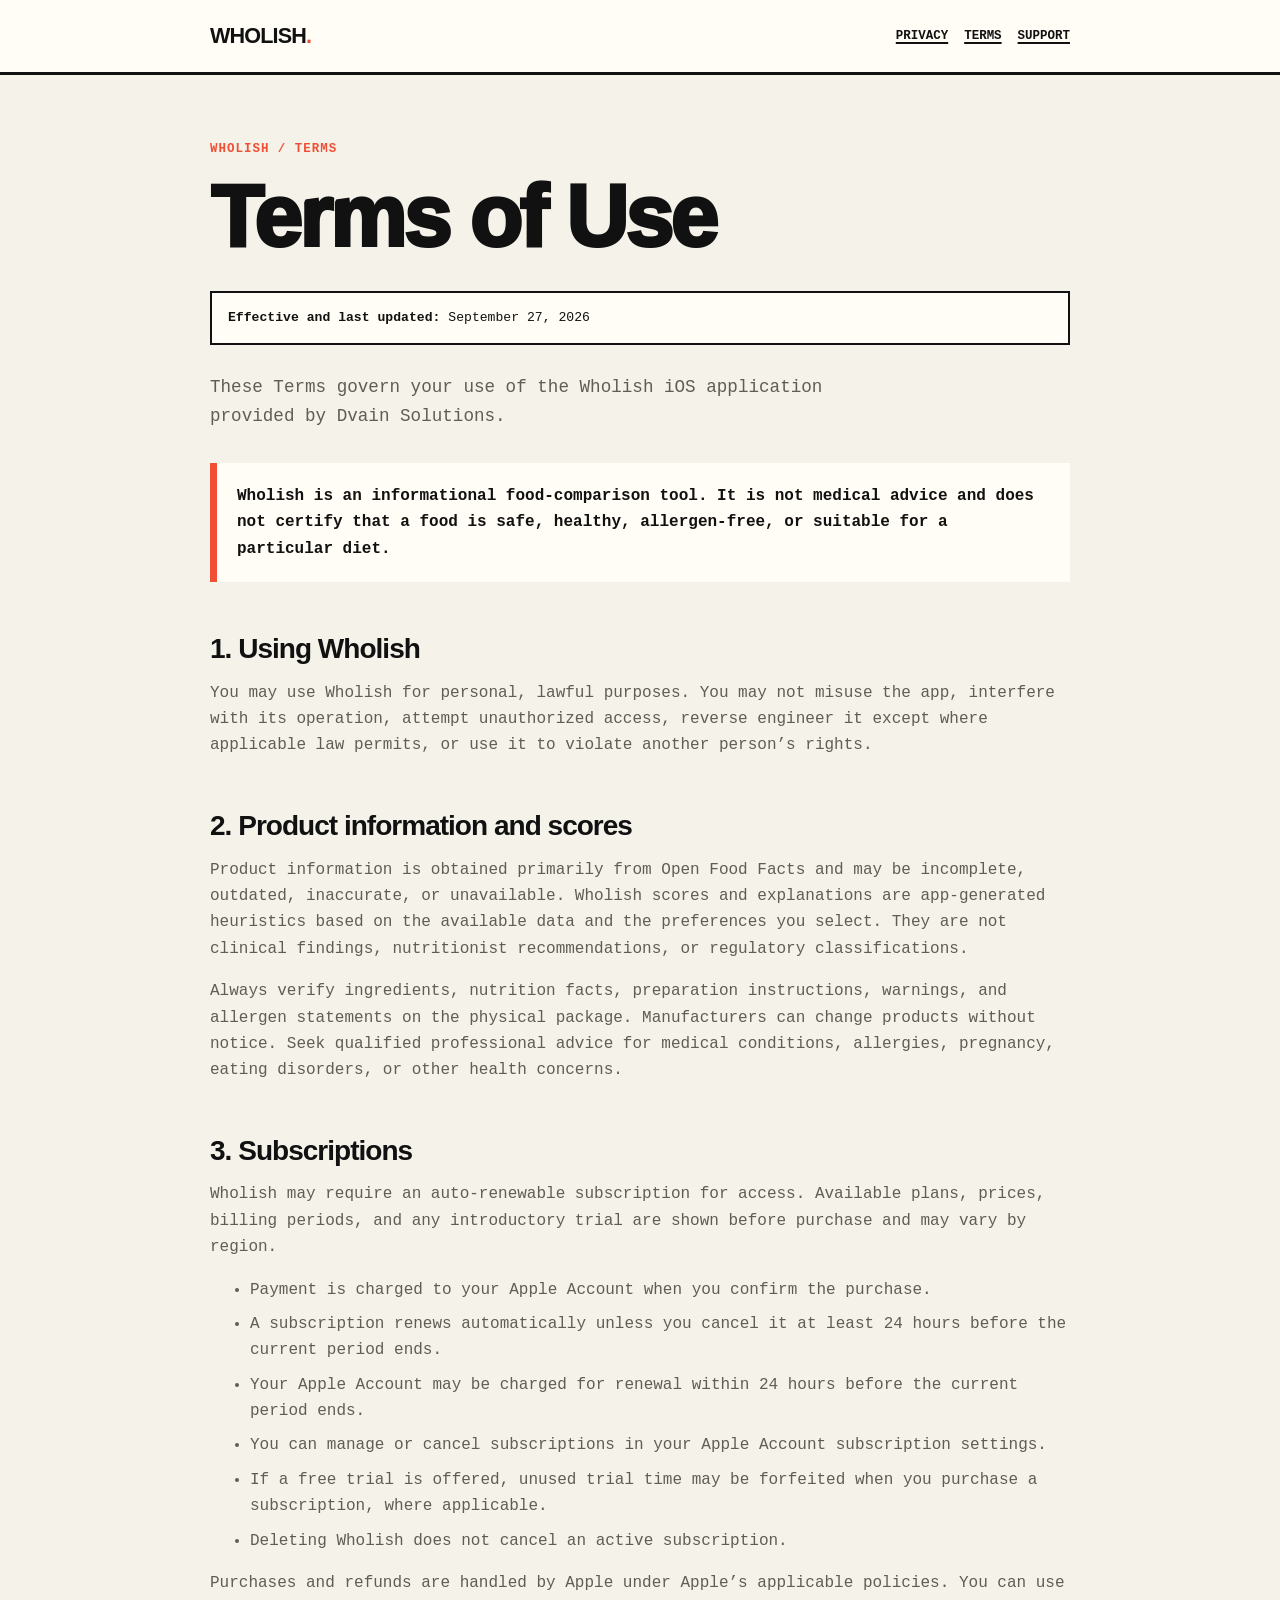
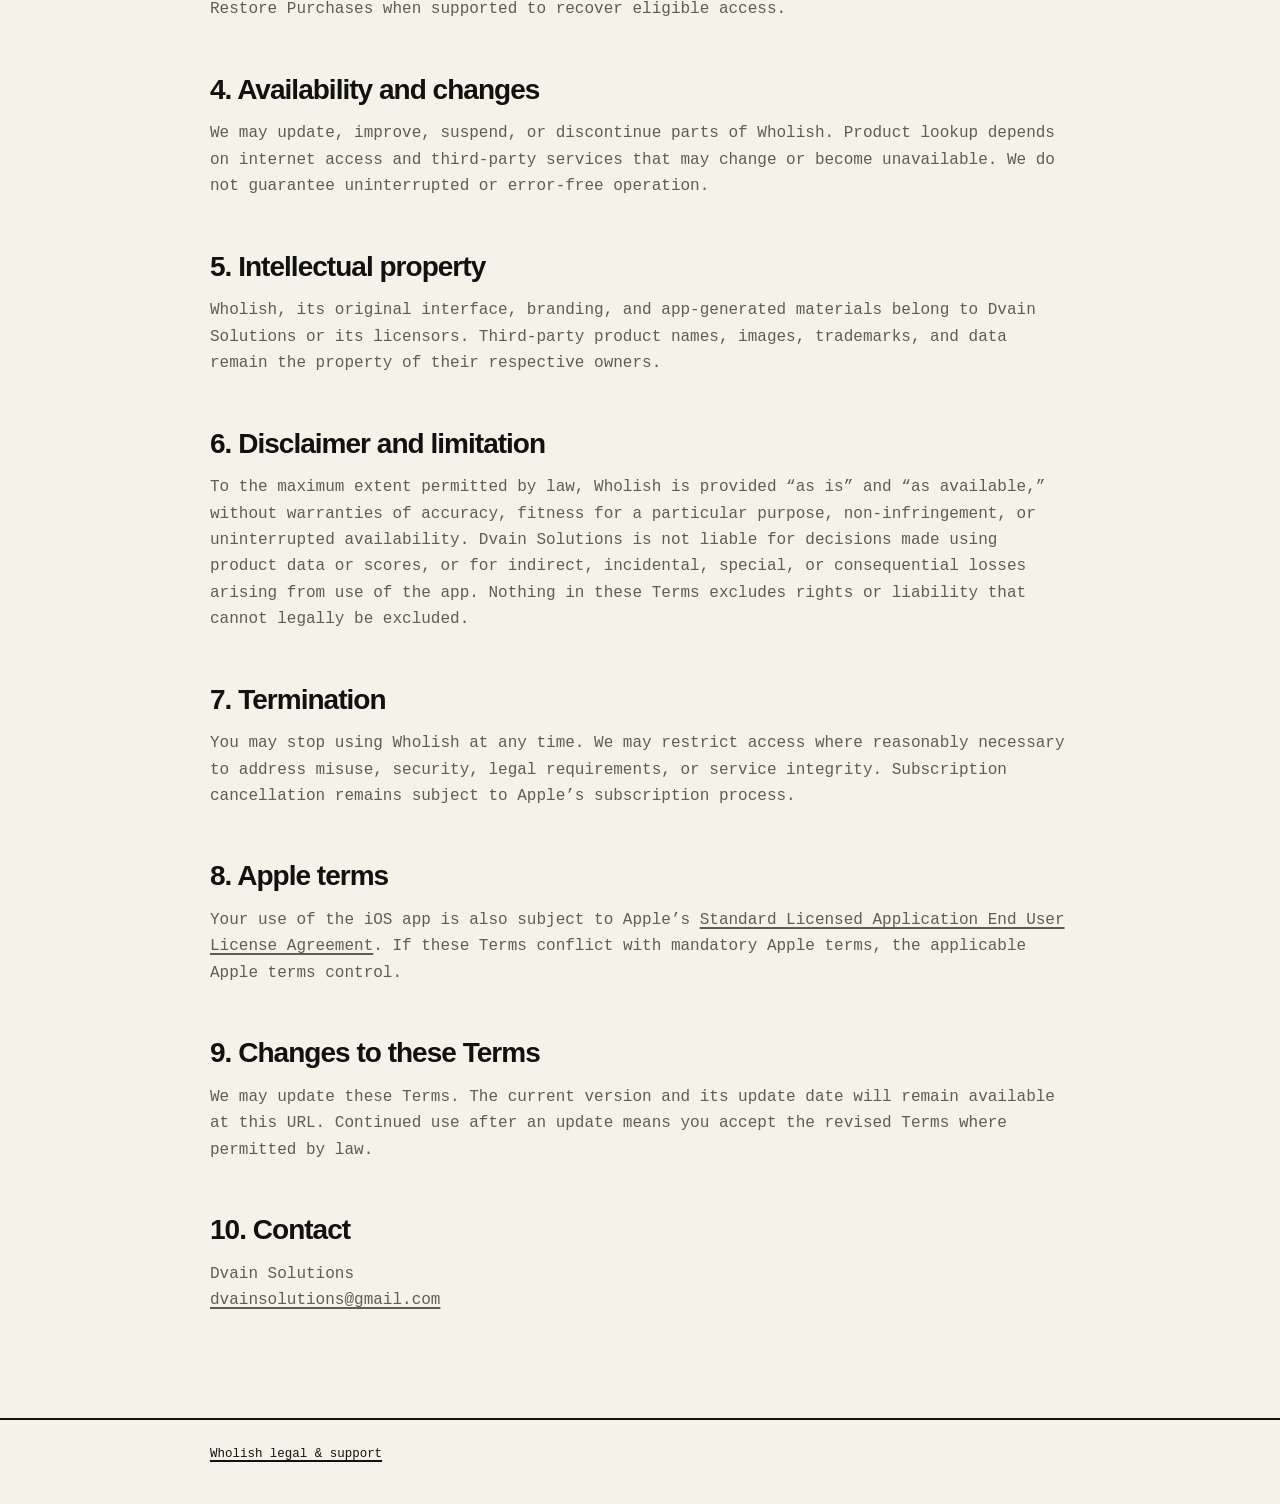
<file: wholish/terms/index.html>
<!doctype html>
<html lang="en">
<head>
  <meta charset="utf-8">
  <meta name="viewport" content="width=device-width, initial-scale=1">
  <meta name="description" content="Terms of Use for the Wholish iOS app.">
  <title>Terms of Use — Wholish</title>
  <link rel="stylesheet" href="../legal.css">
</head>
<body>
  <header><div class="shell topbar"><a class="brand" href="../">WHOLISH</a><nav aria-label="Wholish legal navigation"><a href="../privacy/">Privacy</a><a href="./" aria-current="page">Terms</a><a href="../support/">Support</a></nav></div></header>
  <main class="shell">
    <div class="eyebrow">Wholish / Terms</div>
    <h1>Terms of Use</h1>
    <div class="meta"><strong>Effective and last updated:</strong> September 27, 2026</div>
    <p class="lede">These Terms govern your use of the Wholish iOS application provided by Dvain Solutions.</p>

    <div class="callout"><p>Wholish is an informational food-comparison tool. It is not medical advice and does not certify that a food is safe, healthy, allergen-free, or suitable for a particular diet.</p></div>

    <h2>1. Using Wholish</h2>
    <p>You may use Wholish for personal, lawful purposes. You may not misuse the app, interfere with its operation, attempt unauthorized access, reverse engineer it except where applicable law permits, or use it to violate another person’s rights.</p>

    <h2>2. Product information and scores</h2>
    <p>Product information is obtained primarily from Open Food Facts and may be incomplete, outdated, inaccurate, or unavailable. Wholish scores and explanations are app-generated heuristics based on the available data and the preferences you select. They are not clinical findings, nutritionist recommendations, or regulatory classifications.</p>
    <p>Always verify ingredients, nutrition facts, preparation instructions, warnings, and allergen statements on the physical package. Manufacturers can change products without notice. Seek qualified professional advice for medical conditions, allergies, pregnancy, eating disorders, or other health concerns.</p>

    <h2>3. Subscriptions</h2>
    <p>Wholish may require an auto-renewable subscription for access. Available plans, prices, billing periods, and any introductory trial are shown before purchase and may vary by region.</p>
    <ul>
      <li>Payment is charged to your Apple Account when you confirm the purchase.</li>
      <li>A subscription renews automatically unless you cancel it at least 24 hours before the current period ends.</li>
      <li>Your Apple Account may be charged for renewal within 24 hours before the current period ends.</li>
      <li>You can manage or cancel subscriptions in your Apple Account subscription settings.</li>
      <li>If a free trial is offered, unused trial time may be forfeited when you purchase a subscription, where applicable.</li>
      <li>Deleting Wholish does not cancel an active subscription.</li>
    </ul>
    <p>Purchases and refunds are handled by Apple under Apple’s applicable policies. You can use Restore Purchases when supported to recover eligible access.</p>

    <h2>4. Availability and changes</h2>
    <p>We may update, improve, suspend, or discontinue parts of Wholish. Product lookup depends on internet access and third-party services that may change or become unavailable. We do not guarantee uninterrupted or error-free operation.</p>

    <h2>5. Intellectual property</h2>
    <p>Wholish, its original interface, branding, and app-generated materials belong to Dvain Solutions or its licensors. Third-party product names, images, trademarks, and data remain the property of their respective owners.</p>

    <h2>6. Disclaimer and limitation</h2>
    <p>To the maximum extent permitted by law, Wholish is provided “as is” and “as available,” without warranties of accuracy, fitness for a particular purpose, non-infringement, or uninterrupted availability. Dvain Solutions is not liable for decisions made using product data or scores, or for indirect, incidental, special, or consequential losses arising from use of the app. Nothing in these Terms excludes rights or liability that cannot legally be excluded.</p>

    <h2>7. Termination</h2>
    <p>You may stop using Wholish at any time. We may restrict access where reasonably necessary to address misuse, security, legal requirements, or service integrity. Subscription cancellation remains subject to Apple’s subscription process.</p>

    <h2>8. Apple terms</h2>
    <p>Your use of the iOS app is also subject to Apple’s <a href="https://www.apple.com/legal/internet-services/itunes/dev/stdeula/" target="_blank" rel="noopener noreferrer">Standard Licensed Application End User License Agreement</a>. If these Terms conflict with mandatory Apple terms, the applicable Apple terms control.</p>

    <h2>9. Changes to these Terms</h2>
    <p>We may update these Terms. The current version and its update date will remain available at this URL. Continued use after an update means you accept the revised Terms where permitted by law.</p>

    <h2>10. Contact</h2>
    <p>Dvain Solutions<br><a href="mailto:dvainsolutions@gmail.com?subject=Wholish%20Terms">dvainsolutions@gmail.com</a></p>
  </main>
  <footer><div class="shell"><a href="../">Wholish legal &amp; support</a></div></footer>
</body>
</html>
</file>
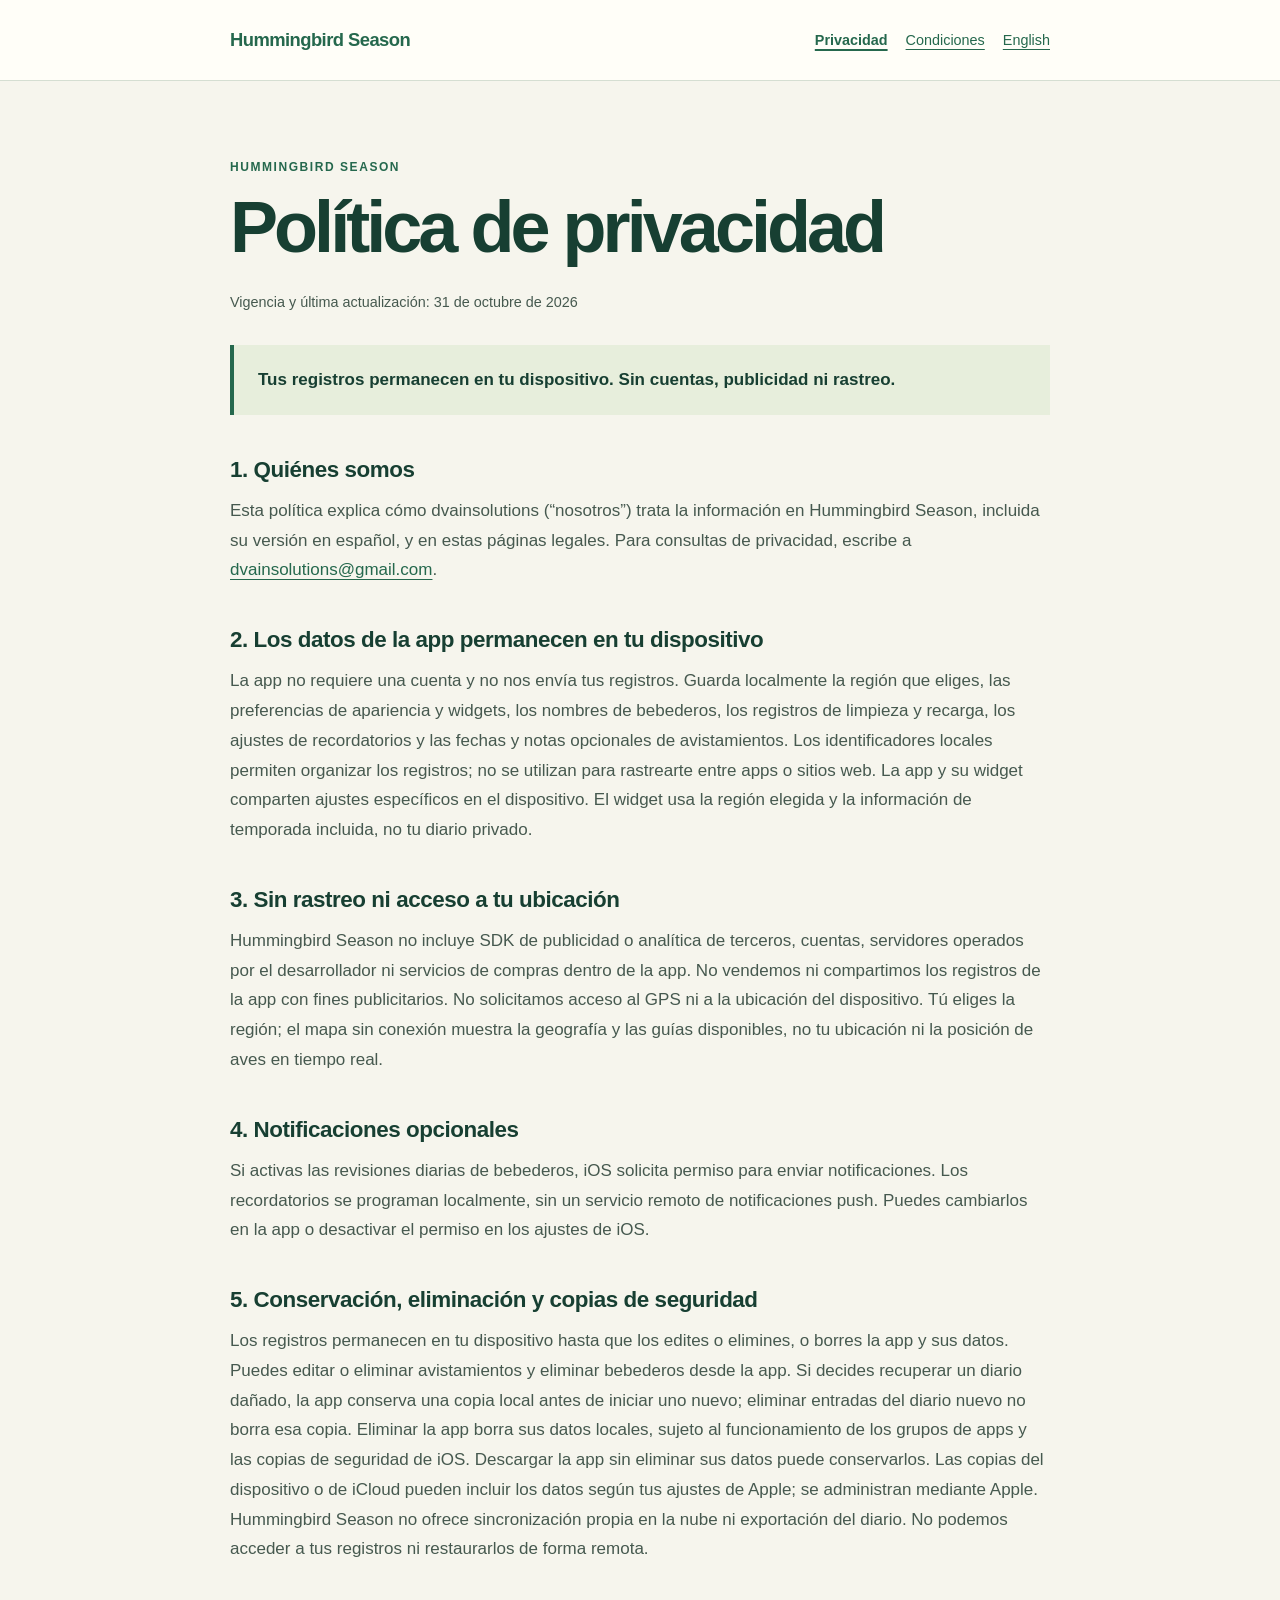
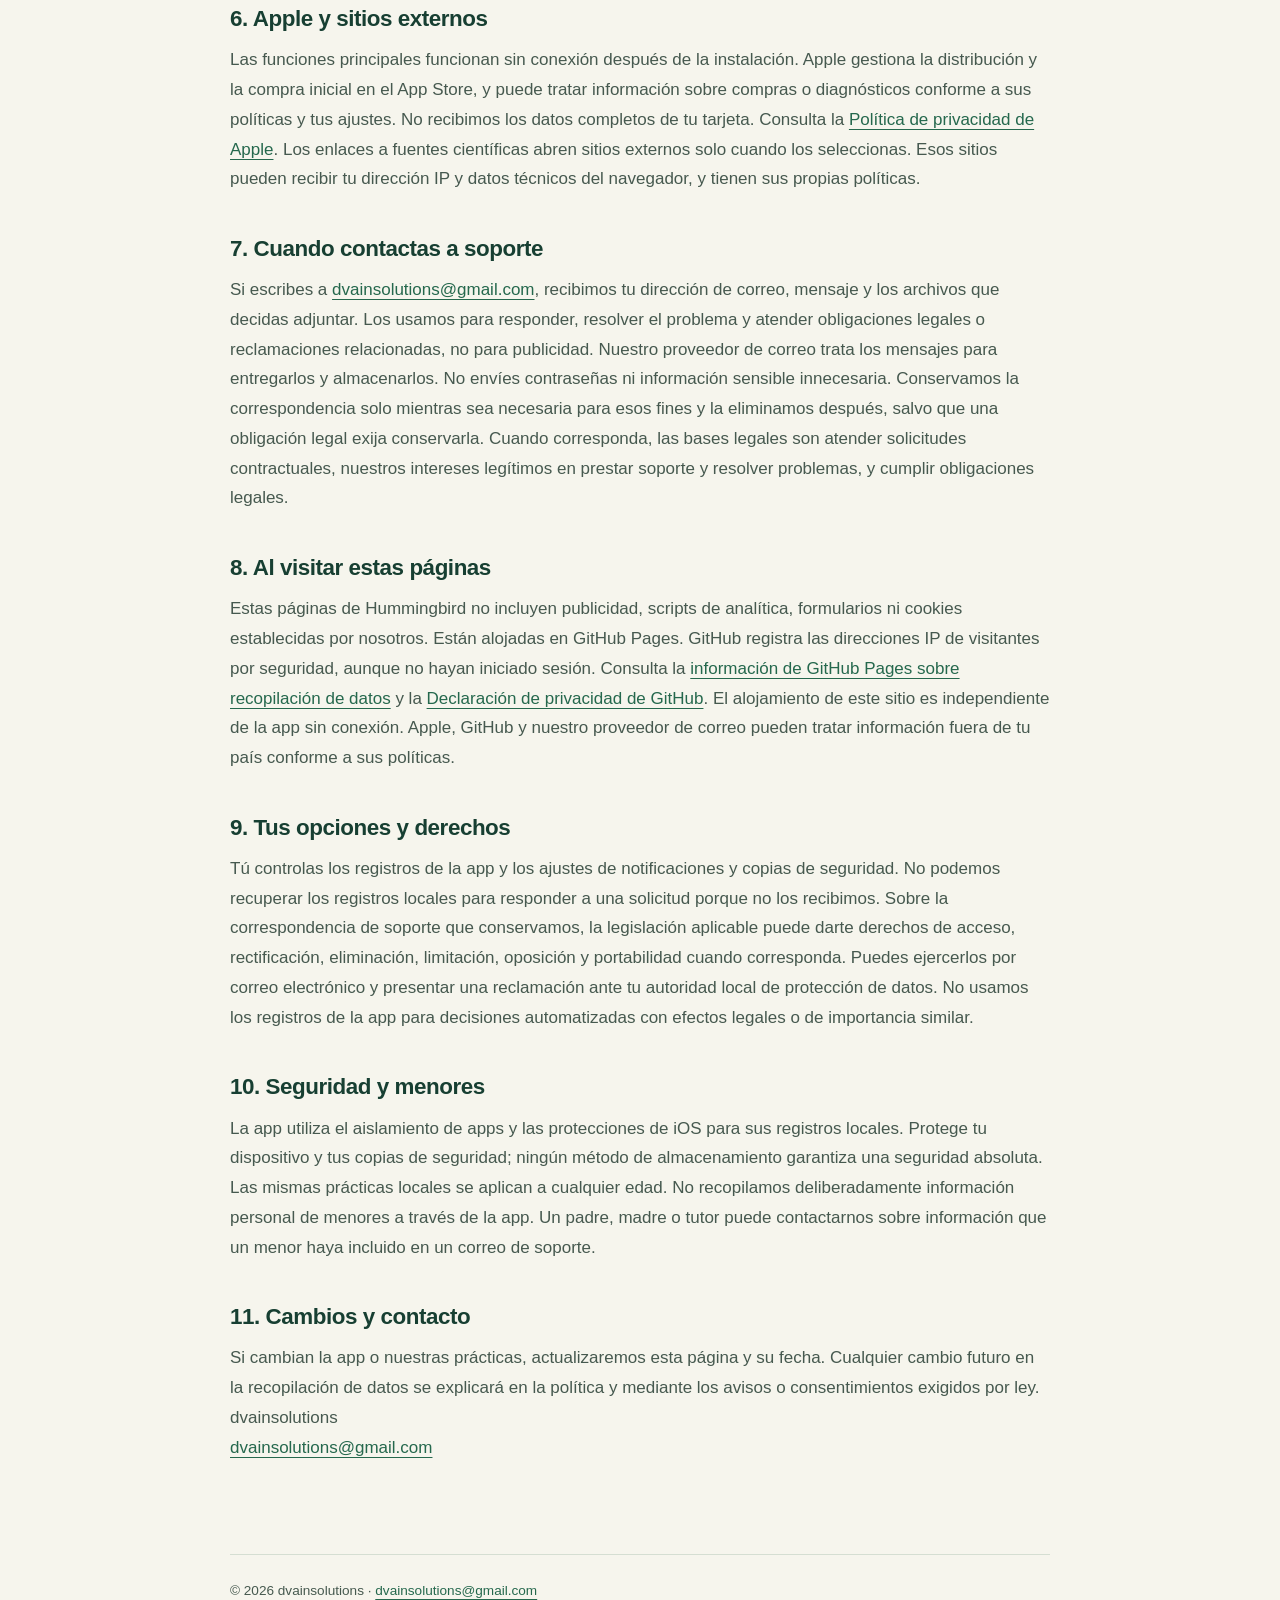
<file: hummingbird/es/privacy/index.html>
<!doctype html>
<html lang="es-MX">
<head>
<meta charset="utf-8"><meta name="viewport" content="width=device-width, initial-scale=1">
<title>Política de privacidad — Hummingbird Season</title>
<meta name="description" content="Política de privacidad — Hummingbird Season. dvainsolutions.">
<link rel="canonical" href="https://boszedave.github.io/hummingbird/es/privacy/">
<link rel="alternate" hreflang="en" href="https://boszedave.github.io/hummingbird/privacy/">
<link rel="alternate" hreflang="es-MX" href="https://boszedave.github.io/hummingbird/es/privacy/">
<link rel="alternate" hreflang="x-default" href="https://boszedave.github.io/hummingbird/privacy/">
<link rel="stylesheet" href="/hummingbird/legal.css">
</head><body>
<a class="skip" href="#content">Ir al contenido</a>
<header><div class="shell topbar"><a class="brand" href="/hummingbird/">Hummingbird Season</a><nav aria-label="Navegación legal"><a href="/hummingbird/es/privacy/" aria-current="page">Privacidad</a><a href="/hummingbird/es/terms/">Condiciones</a><a href="/hummingbird/privacy/" lang="en" hreflang="en">English</a></nav></div></header>
<main class="shell" id="content"><p class="eyebrow">Hummingbird Season</p><h1>Política de privacidad</h1><p class="meta">Vigencia y última actualización: <time datetime="2026-10-31">31 de octubre de 2026</time></p><aside class="callout">Tus registros permanecen en tu dispositivo. Sin cuentas, publicidad ni rastreo.</aside>
<section><h2>1. Quiénes somos</h2><p>Esta política explica cómo dvainsolutions (“nosotros”) trata la información en Hummingbird Season, incluida su versión en español, y en estas páginas legales. Para consultas de privacidad, escribe a <a href="mailto:dvainsolutions@gmail.com">dvainsolutions@gmail.com</a>.</p></section>
<section><h2>2. Los datos de la app permanecen en tu dispositivo</h2><p>La app no requiere una cuenta y no nos envía tus registros. Guarda localmente la región que eliges, las preferencias de apariencia y widgets, los nombres de bebederos, los registros de limpieza y recarga, los ajustes de recordatorios y las fechas y notas opcionales de avistamientos. Los identificadores locales permiten organizar los registros; no se utilizan para rastrearte entre apps o sitios web. La app y su widget comparten ajustes específicos en el dispositivo. El widget usa la región elegida y la información de temporada incluida, no tu diario privado.</p></section>
<section><h2>3. Sin rastreo ni acceso a tu ubicación</h2><p>Hummingbird Season no incluye SDK de publicidad o analítica de terceros, cuentas, servidores operados por el desarrollador ni servicios de compras dentro de la app. No vendemos ni compartimos los registros de la app con fines publicitarios. No solicitamos acceso al GPS ni a la ubicación del dispositivo. Tú eliges la región; el mapa sin conexión muestra la geografía y las guías disponibles, no tu ubicación ni la posición de aves en tiempo real.</p></section>
<section><h2>4. Notificaciones opcionales</h2><p>Si activas las revisiones diarias de bebederos, iOS solicita permiso para enviar notificaciones. Los recordatorios se programan localmente, sin un servicio remoto de notificaciones push. Puedes cambiarlos en la app o desactivar el permiso en los ajustes de iOS.</p></section>
<section><h2>5. Conservación, eliminación y copias de seguridad</h2><p>Los registros permanecen en tu dispositivo hasta que los edites o elimines, o borres la app y sus datos. Puedes editar o eliminar avistamientos y eliminar bebederos desde la app. Si decides recuperar un diario dañado, la app conserva una copia local antes de iniciar uno nuevo; eliminar entradas del diario nuevo no borra esa copia. Eliminar la app borra sus datos locales, sujeto al funcionamiento de los grupos de apps y las copias de seguridad de iOS. Descargar la app sin eliminar sus datos puede conservarlos. Las copias del dispositivo o de iCloud pueden incluir los datos según tus ajustes de Apple; se administran mediante Apple. Hummingbird Season no ofrece sincronización propia en la nube ni exportación del diario. No podemos acceder a tus registros ni restaurarlos de forma remota.</p></section>
<section><h2>6. Apple y sitios externos</h2><p>Las funciones principales funcionan sin conexión después de la instalación. Apple gestiona la distribución y la compra inicial en el App Store, y puede tratar información sobre compras o diagnósticos conforme a sus políticas y tus ajustes. No recibimos los datos completos de tu tarjeta. Consulta la <a href="https://www.apple.com/legal/privacy/">Política de privacidad de Apple</a>. Los enlaces a fuentes científicas abren sitios externos solo cuando los seleccionas. Esos sitios pueden recibir tu dirección IP y datos técnicos del navegador, y tienen sus propias políticas.</p></section>
<section><h2>7. Cuando contactas a soporte</h2><p>Si escribes a <a href="mailto:dvainsolutions@gmail.com">dvainsolutions@gmail.com</a>, recibimos tu dirección de correo, mensaje y los archivos que decidas adjuntar. Los usamos para responder, resolver el problema y atender obligaciones legales o reclamaciones relacionadas, no para publicidad. Nuestro proveedor de correo trata los mensajes para entregarlos y almacenarlos. No envíes contraseñas ni información sensible innecesaria. Conservamos la correspondencia solo mientras sea necesaria para esos fines y la eliminamos después, salvo que una obligación legal exija conservarla. Cuando corresponda, las bases legales son atender solicitudes contractuales, nuestros intereses legítimos en prestar soporte y resolver problemas, y cumplir obligaciones legales.</p></section>
<section><h2>8. Al visitar estas páginas</h2><p>Estas páginas de Hummingbird no incluyen publicidad, scripts de analítica, formularios ni cookies establecidas por nosotros. Están alojadas en GitHub Pages. GitHub registra las direcciones IP de visitantes por seguridad, aunque no hayan iniciado sesión. Consulta la <a href="https://docs.github.com/en/pages/getting-started-with-github-pages/what-is-github-pages#data-collection">información de GitHub Pages sobre recopilación de datos</a> y la <a href="https://docs.github.com/en/site-policy/privacy-policies/github-general-privacy-statement">Declaración de privacidad de GitHub</a>. El alojamiento de este sitio es independiente de la app sin conexión. Apple, GitHub y nuestro proveedor de correo pueden tratar información fuera de tu país conforme a sus políticas.</p></section>
<section><h2>9. Tus opciones y derechos</h2><p>Tú controlas los registros de la app y los ajustes de notificaciones y copias de seguridad. No podemos recuperar los registros locales para responder a una solicitud porque no los recibimos. Sobre la correspondencia de soporte que conservamos, la legislación aplicable puede darte derechos de acceso, rectificación, eliminación, limitación, oposición y portabilidad cuando corresponda. Puedes ejercerlos por correo electrónico y presentar una reclamación ante tu autoridad local de protección de datos. No usamos los registros de la app para decisiones automatizadas con efectos legales o de importancia similar.</p></section>
<section><h2>10. Seguridad y menores</h2><p>La app utiliza el aislamiento de apps y las protecciones de iOS para sus registros locales. Protege tu dispositivo y tus copias de seguridad; ningún método de almacenamiento garantiza una seguridad absoluta. Las mismas prácticas locales se aplican a cualquier edad. No recopilamos deliberadamente información personal de menores a través de la app. Un padre, madre o tutor puede contactarnos sobre información que un menor haya incluido en un correo de soporte.</p></section>
<section><h2>11. Cambios y contacto</h2><p>Si cambian la app o nuestras prácticas, actualizaremos esta página y su fecha. Cualquier cambio futuro en la recopilación de datos se explicará en la política y mediante los avisos o consentimientos exigidos por ley.<br>dvainsolutions<br><a href="mailto:dvainsolutions@gmail.com">dvainsolutions@gmail.com</a></p></section>
</main><footer class="shell">© 2026 dvainsolutions · <a href="mailto:dvainsolutions@gmail.com">dvainsolutions@gmail.com</a></footer>
</body></html>
</file>
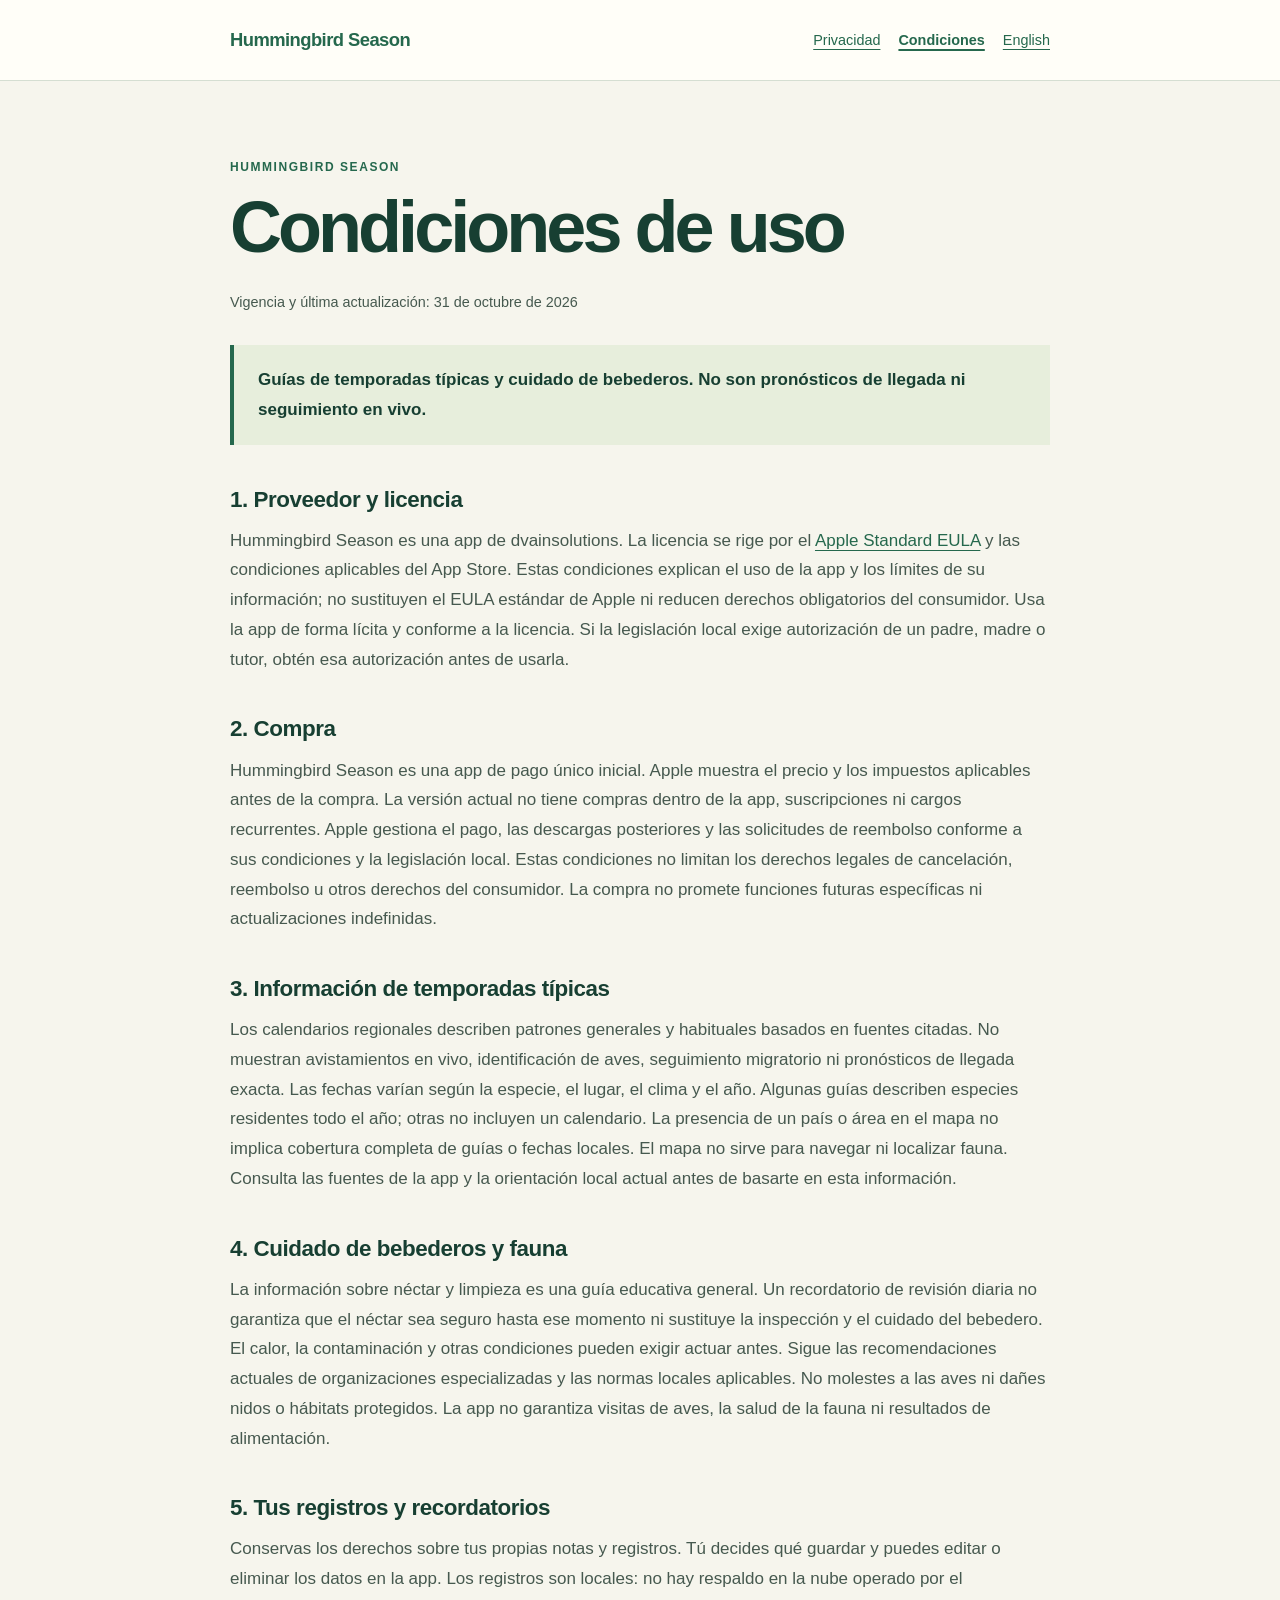
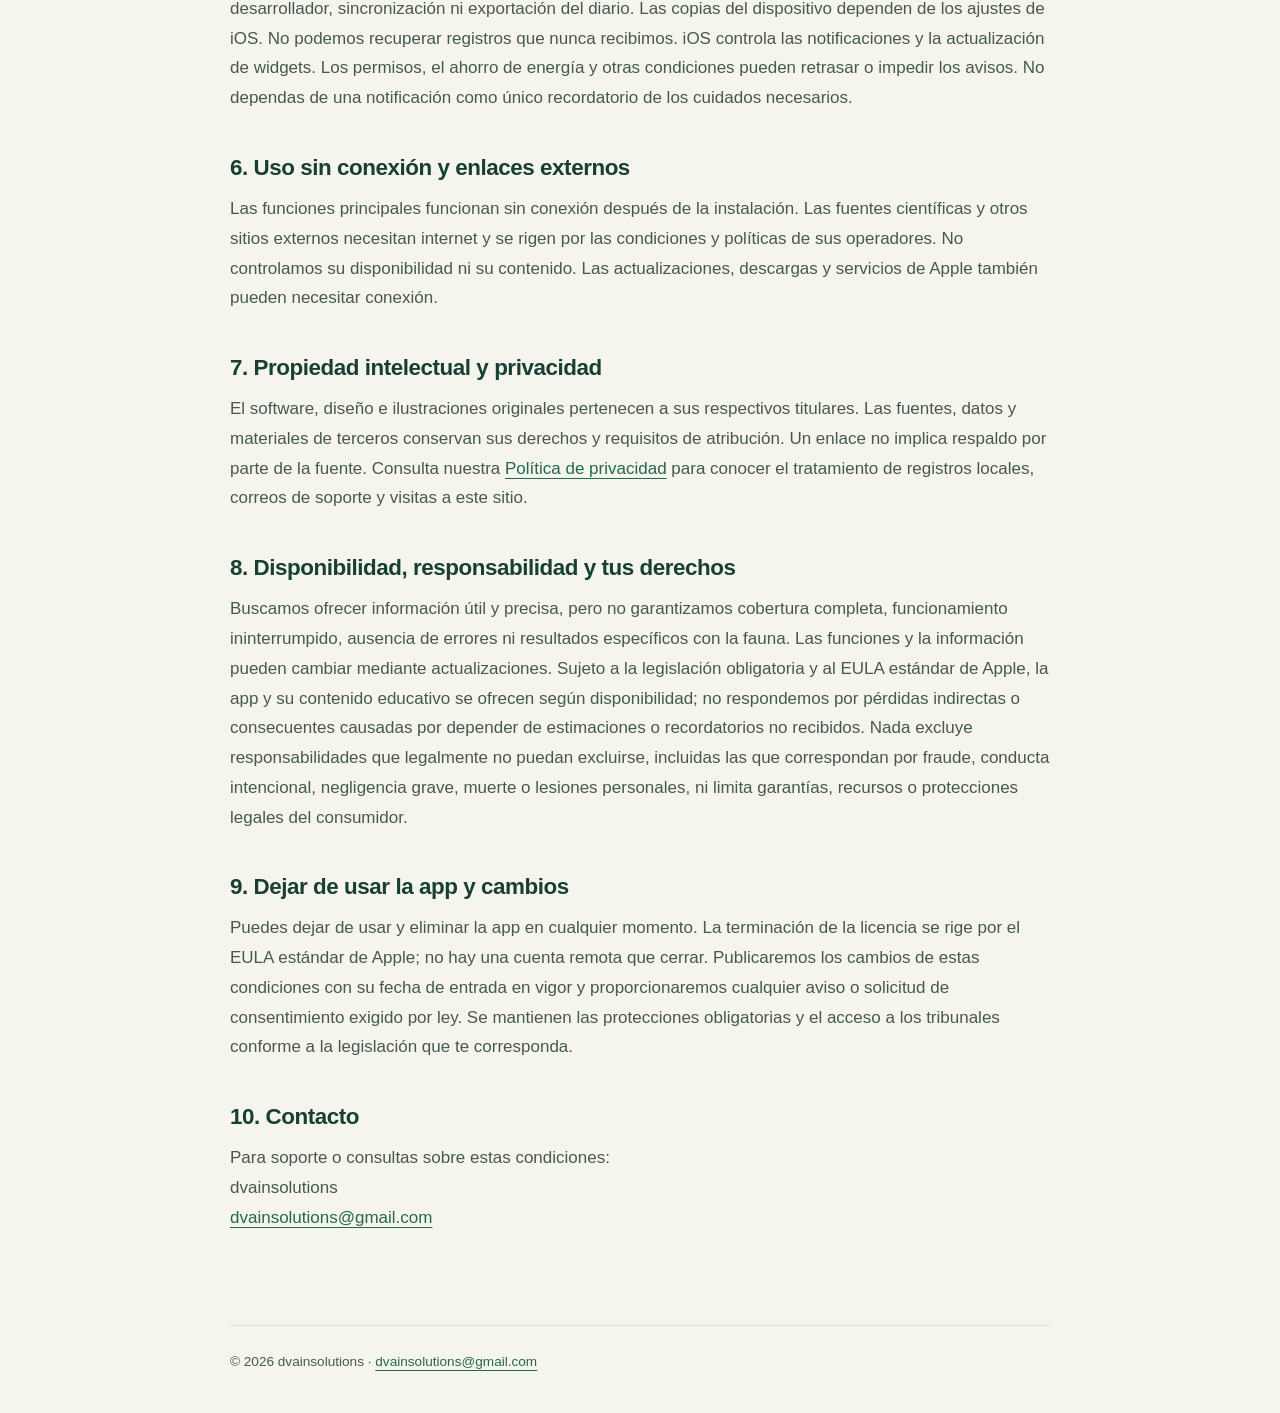
<file: hummingbird/es/terms/index.html>
<!doctype html>
<html lang="es-MX">
<head>
<meta charset="utf-8"><meta name="viewport" content="width=device-width, initial-scale=1">
<title>Condiciones de uso — Hummingbird Season</title>
<meta name="description" content="Condiciones de uso — Hummingbird Season. dvainsolutions.">
<link rel="canonical" href="https://boszedave.github.io/hummingbird/es/terms/">
<link rel="alternate" hreflang="en" href="https://boszedave.github.io/hummingbird/terms/">
<link rel="alternate" hreflang="es-MX" href="https://boszedave.github.io/hummingbird/es/terms/">
<link rel="alternate" hreflang="x-default" href="https://boszedave.github.io/hummingbird/terms/">
<link rel="stylesheet" href="/hummingbird/legal.css">
</head><body>
<a class="skip" href="#content">Ir al contenido</a>
<header><div class="shell topbar"><a class="brand" href="/hummingbird/">Hummingbird Season</a><nav aria-label="Navegación legal"><a href="/hummingbird/es/privacy/">Privacidad</a><a href="/hummingbird/es/terms/" aria-current="page">Condiciones</a><a href="/hummingbird/terms/" lang="en" hreflang="en">English</a></nav></div></header>
<main class="shell" id="content"><p class="eyebrow">Hummingbird Season</p><h1>Condiciones de uso</h1><p class="meta">Vigencia y última actualización: <time datetime="2026-10-31">31 de octubre de 2026</time></p><aside class="callout">Guías de temporadas típicas y cuidado de bebederos. No son pronósticos de llegada ni seguimiento en vivo.</aside>
<section><h2>1. Proveedor y licencia</h2><p>Hummingbird Season es una app de dvainsolutions. La licencia se rige por el <a href="https://www.apple.com/legal/internet-services/itunes/dev/stdeula/">Apple Standard EULA</a> y las condiciones aplicables del App Store. Estas condiciones explican el uso de la app y los límites de su información; no sustituyen el EULA estándar de Apple ni reducen derechos obligatorios del consumidor. Usa la app de forma lícita y conforme a la licencia. Si la legislación local exige autorización de un padre, madre o tutor, obtén esa autorización antes de usarla.</p></section>
<section><h2>2. Compra</h2><p>Hummingbird Season es una app de pago único inicial. Apple muestra el precio y los impuestos aplicables antes de la compra. La versión actual no tiene compras dentro de la app, suscripciones ni cargos recurrentes. Apple gestiona el pago, las descargas posteriores y las solicitudes de reembolso conforme a sus condiciones y la legislación local. Estas condiciones no limitan los derechos legales de cancelación, reembolso u otros derechos del consumidor. La compra no promete funciones futuras específicas ni actualizaciones indefinidas.</p></section>
<section><h2>3. Información de temporadas típicas</h2><p>Los calendarios regionales describen patrones generales y habituales basados en fuentes citadas. No muestran avistamientos en vivo, identificación de aves, seguimiento migratorio ni pronósticos de llegada exacta. Las fechas varían según la especie, el lugar, el clima y el año. Algunas guías describen especies residentes todo el año; otras no incluyen un calendario. La presencia de un país o área en el mapa no implica cobertura completa de guías o fechas locales. El mapa no sirve para navegar ni localizar fauna. Consulta las fuentes de la app y la orientación local actual antes de basarte en esta información.</p></section>
<section><h2>4. Cuidado de bebederos y fauna</h2><p>La información sobre néctar y limpieza es una guía educativa general. Un recordatorio de revisión diaria no garantiza que el néctar sea seguro hasta ese momento ni sustituye la inspección y el cuidado del bebedero. El calor, la contaminación y otras condiciones pueden exigir actuar antes. Sigue las recomendaciones actuales de organizaciones especializadas y las normas locales aplicables. No molestes a las aves ni dañes nidos o hábitats protegidos. La app no garantiza visitas de aves, la salud de la fauna ni resultados de alimentación.</p></section>
<section><h2>5. Tus registros y recordatorios</h2><p>Conservas los derechos sobre tus propias notas y registros. Tú decides qué guardar y puedes editar o eliminar los datos en la app. Los registros son locales: no hay respaldo en la nube operado por el desarrollador, sincronización ni exportación del diario. Las copias del dispositivo dependen de los ajustes de iOS. No podemos recuperar registros que nunca recibimos. iOS controla las notificaciones y la actualización de widgets. Los permisos, el ahorro de energía y otras condiciones pueden retrasar o impedir los avisos. No dependas de una notificación como único recordatorio de los cuidados necesarios.</p></section>
<section><h2>6. Uso sin conexión y enlaces externos</h2><p>Las funciones principales funcionan sin conexión después de la instalación. Las fuentes científicas y otros sitios externos necesitan internet y se rigen por las condiciones y políticas de sus operadores. No controlamos su disponibilidad ni su contenido. Las actualizaciones, descargas y servicios de Apple también pueden necesitar conexión.</p></section>
<section><h2>7. Propiedad intelectual y privacidad</h2><p>El software, diseño e ilustraciones originales pertenecen a sus respectivos titulares. Las fuentes, datos y materiales de terceros conservan sus derechos y requisitos de atribución. Un enlace no implica respaldo por parte de la fuente. Consulta nuestra <a href="../privacy/">Política de privacidad</a> para conocer el tratamiento de registros locales, correos de soporte y visitas a este sitio.</p></section>
<section><h2>8. Disponibilidad, responsabilidad y tus derechos</h2><p>Buscamos ofrecer información útil y precisa, pero no garantizamos cobertura completa, funcionamiento ininterrumpido, ausencia de errores ni resultados específicos con la fauna. Las funciones y la información pueden cambiar mediante actualizaciones. Sujeto a la legislación obligatoria y al EULA estándar de Apple, la app y su contenido educativo se ofrecen según disponibilidad; no respondemos por pérdidas indirectas o consecuentes causadas por depender de estimaciones o recordatorios no recibidos. Nada excluye responsabilidades que legalmente no puedan excluirse, incluidas las que correspondan por fraude, conducta intencional, negligencia grave, muerte o lesiones personales, ni limita garantías, recursos o protecciones legales del consumidor.</p></section>
<section><h2>9. Dejar de usar la app y cambios</h2><p>Puedes dejar de usar y eliminar la app en cualquier momento. La terminación de la licencia se rige por el EULA estándar de Apple; no hay una cuenta remota que cerrar. Publicaremos los cambios de estas condiciones con su fecha de entrada en vigor y proporcionaremos cualquier aviso o solicitud de consentimiento exigido por ley. Se mantienen las protecciones obligatorias y el acceso a los tribunales conforme a la legislación que te corresponda.</p></section>
<section><h2>10. Contacto</h2><p>Para soporte o consultas sobre estas condiciones:<br>dvainsolutions<br><a href="mailto:dvainsolutions@gmail.com">dvainsolutions@gmail.com</a></p></section>
</main><footer class="shell">© 2026 dvainsolutions · <a href="mailto:dvainsolutions@gmail.com">dvainsolutions@gmail.com</a></footer>
</body></html>
</file>
<file: hummingbird/legal.css>
/* Self-hosted styles, system fonts, no external requests. */
:root{color-scheme:light;--paper:#f6f5ed;--surface:#fffef8;--ink:#173f32;--muted:#46594f;--line:#d5ded2;--accent:#25684d}*{box-sizing:border-box}body{margin:0;background:var(--paper);color:var(--ink);font:17px/1.75 -apple-system,BlinkMacSystemFont,"Segoe UI",sans-serif}.shell{width:min(820px,calc(100% - 40px));margin-inline:auto}a{color:var(--accent);text-underline-offset:4px;overflow-wrap:anywhere}a:hover{text-decoration-thickness:2px}a:focus-visible{outline:3px solid var(--accent);outline-offset:5px}.skip{position:absolute;left:20px;top:-100px;background:white;padding:10px;z-index:1}.skip:focus{top:12px}header{border-bottom:1px solid var(--line);background:var(--surface)}.topbar{display:flex;align-items:center;justify-content:space-between;gap:24px;padding-block:24px}.brand{font-size:1.15rem;font-weight:750;letter-spacing:-.03em;text-decoration:none}nav{display:flex;gap:18px;flex-wrap:wrap;font-size:.9rem}nav [aria-current]{font-weight:750;text-decoration-thickness:2px}main{padding-block:64px 80px}h1{font-size:clamp(2.5rem,7vw,4.5rem);line-height:1.05;letter-spacing:-.055em;margin:12px 0 24px;overflow-wrap:break-word}h2{font-size:1.4rem;line-height:1.3;letter-spacing:-.02em;margin:40px 0 12px}p{margin:12px 0;color:var(--muted)}.eyebrow{font-size:.75rem;letter-spacing:.13em;text-transform:uppercase;font-weight:750;color:var(--accent)}.meta{font-size:.9rem}.callout{margin:30px 0;padding:20px 24px;background:#e7eedc;border-left:4px solid var(--accent);font-weight:650}.lede{font-size:1.15rem;max-width:660px}.grid{display:grid;grid-template-columns:1fr 1fr;gap:24px;margin-block:32px}.card{padding:24px;background:var(--surface);border:1px solid var(--line);border-radius:16px}.card h2{margin-top:0}footer{border-top:1px solid var(--line);padding-block:24px 40px;font-size:.85rem;color:var(--muted)}@media(max-width:600px){.topbar{align-items:flex-start;flex-direction:column;gap:14px}main{padding-top:40px}.grid{grid-template-columns:1fr}.shell{width:calc(100% - 32px)}.callout{padding:16px}}
</file>
<file: wholish/legal.css>
:root {
  color-scheme: light;
  --paper: #f4f2e9;
  --surface: #fffdf5;
  --ink: #111111;
  --muted: #5f5d55;
  --accent: #f04f35;
  --line: #111111;
}

* { box-sizing: border-box; }

html { scroll-behavior: smooth; }

body {
  margin: 0;
  background: var(--paper);
  color: var(--ink);
  font-family: ui-monospace, SFMono-Regular, Menlo, Monaco, Consolas, monospace;
  line-height: 1.65;
}

a { color: inherit; text-decoration-thickness: 2px; text-underline-offset: 3px; }
a:hover { color: var(--accent); }

.shell { width: min(860px, calc(100% - 32px)); margin: 0 auto; }

header {
  border-bottom: 3px solid var(--line);
  background: var(--surface);
}

.topbar {
  min-height: 72px;
  display: flex;
  align-items: center;
  justify-content: space-between;
  gap: 20px;
}

.brand {
  font-family: -apple-system, BlinkMacSystemFont, "Helvetica Neue", sans-serif;
  font-size: 1.35rem;
  font-weight: 900;
  letter-spacing: -.04em;
  text-decoration: none;
}

.brand::after { content: "."; color: var(--accent); }

nav { display: flex; flex-wrap: wrap; gap: 16px; font-size: .78rem; font-weight: 800; text-transform: uppercase; }

main { padding: 64px 0 88px; }

.eyebrow {
  color: var(--accent);
  font-size: .78rem;
  font-weight: 900;
  letter-spacing: .08em;
  text-transform: uppercase;
}

h1, h2, h3 {
  font-family: -apple-system, BlinkMacSystemFont, "Helvetica Neue", sans-serif;
  line-height: 1.06;
  letter-spacing: -.035em;
}

h1 { max-width: 760px; margin: 12px 0 20px; font-size: clamp(2.7rem, 8vw, 5.4rem); font-weight: 950; }
h2 { margin: 52px 0 14px; font-size: 1.75rem; font-weight: 900; }
h3 { margin: 28px 0 8px; font-size: 1.1rem; font-weight: 850; }
p, li { color: var(--muted); }
li + li { margin-top: 8px; }

.lede { max-width: 700px; font-size: 1.1rem; }
.meta { margin: 28px 0; padding: 14px 16px; border: 2px solid var(--line); background: var(--surface); font-size: .82rem; }

.grid { display: grid; grid-template-columns: repeat(3, 1fr); gap: 18px; margin-top: 36px; }
.card {
  display: flex;
  min-height: 190px;
  padding: 22px;
  flex-direction: column;
  justify-content: space-between;
  border: 3px solid var(--line);
  background: var(--surface);
  box-shadow: 6px 6px 0 var(--line);
  text-decoration: none;
}
.card:hover { color: var(--ink); transform: translate(2px, 2px); box-shadow: 4px 4px 0 var(--line); }
.card strong { font-family: -apple-system, BlinkMacSystemFont, "Helvetica Neue", sans-serif; font-size: 1.35rem; }
.card span { color: var(--muted); font-size: .82rem; }
.arrow { color: var(--accent) !important; font-size: 1.5rem !important; font-weight: 900; }

.callout { margin: 32px 0; padding: 20px; border-left: 7px solid var(--accent); background: var(--surface); }
.callout p { margin: 0; color: var(--ink); font-weight: 700; }

footer { padding: 24px 0 40px; border-top: 2px solid var(--line); font-size: .78rem; }

@media (max-width: 700px) {
  .topbar { padding: 18px 0; align-items: flex-start; flex-direction: column; }
  main { padding-top: 42px; }
  .grid { grid-template-columns: 1fr; }
  .card { min-height: 150px; }
}
</file>
